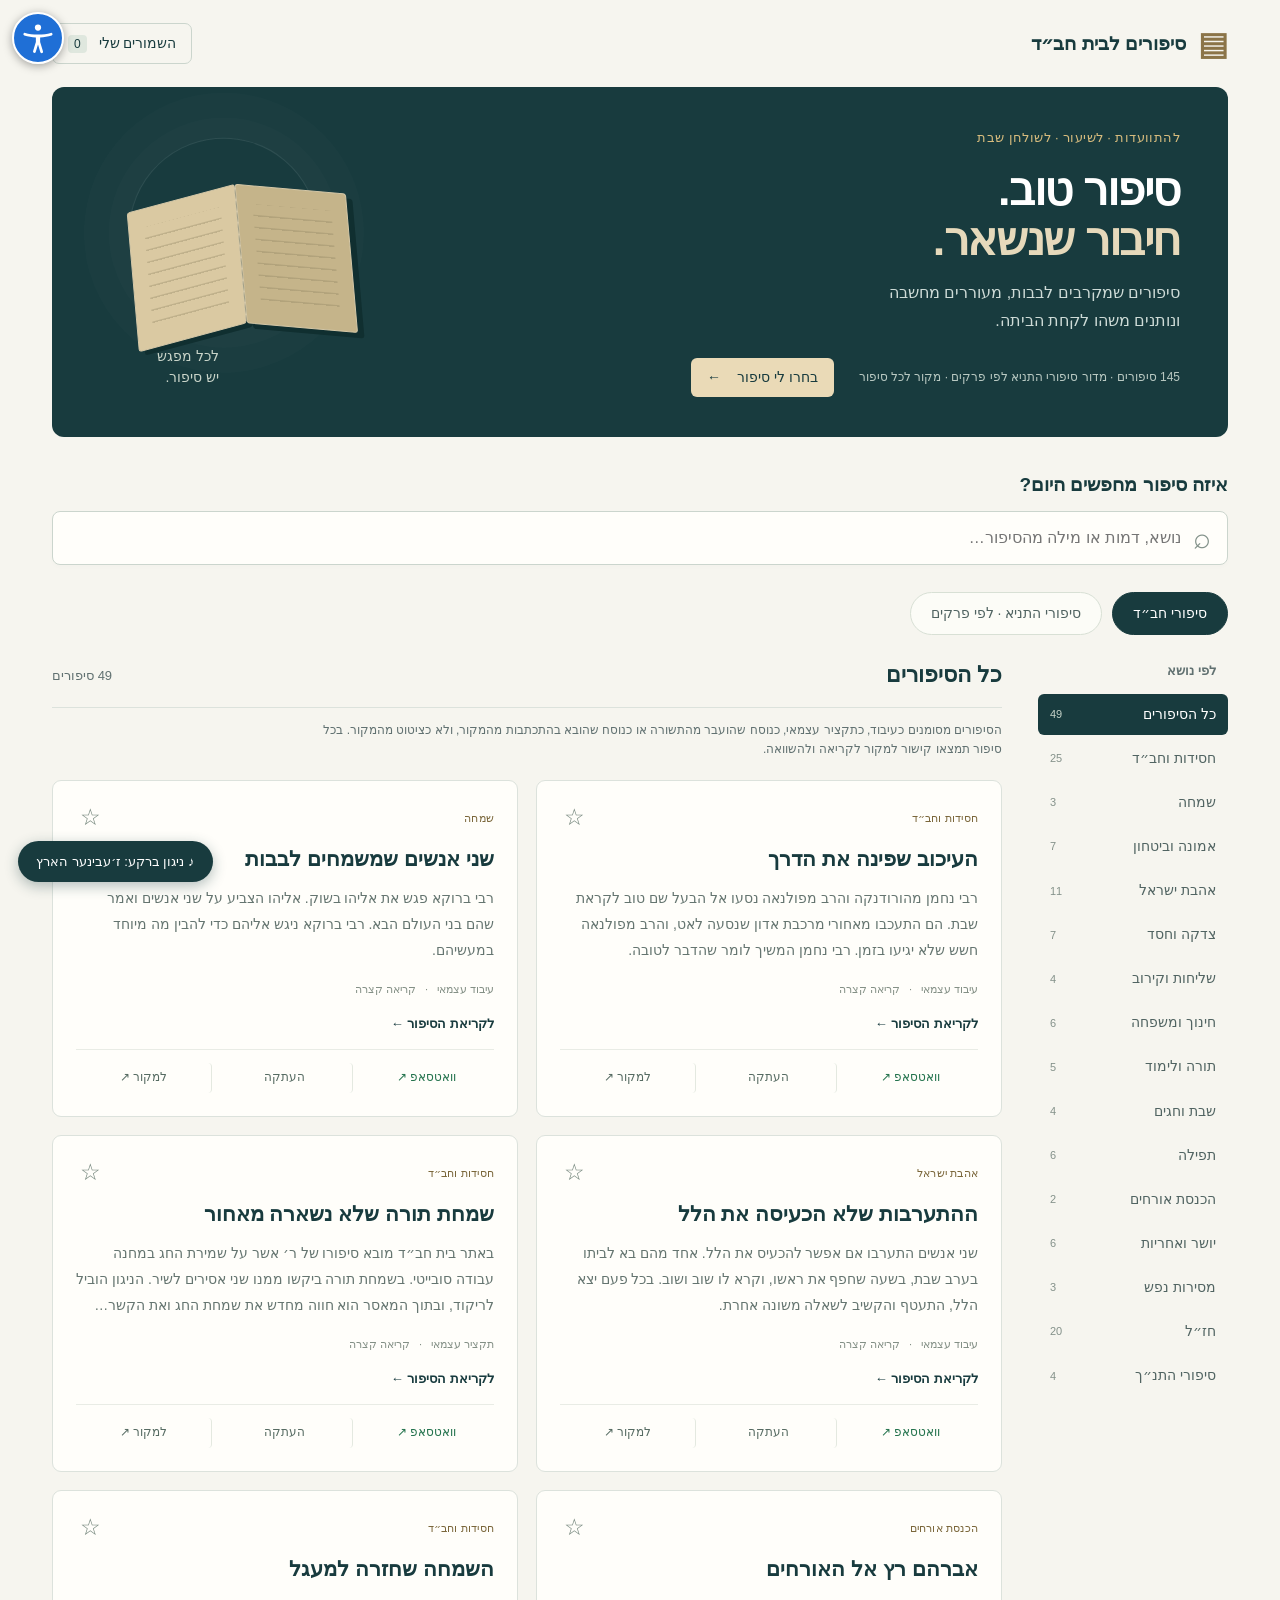
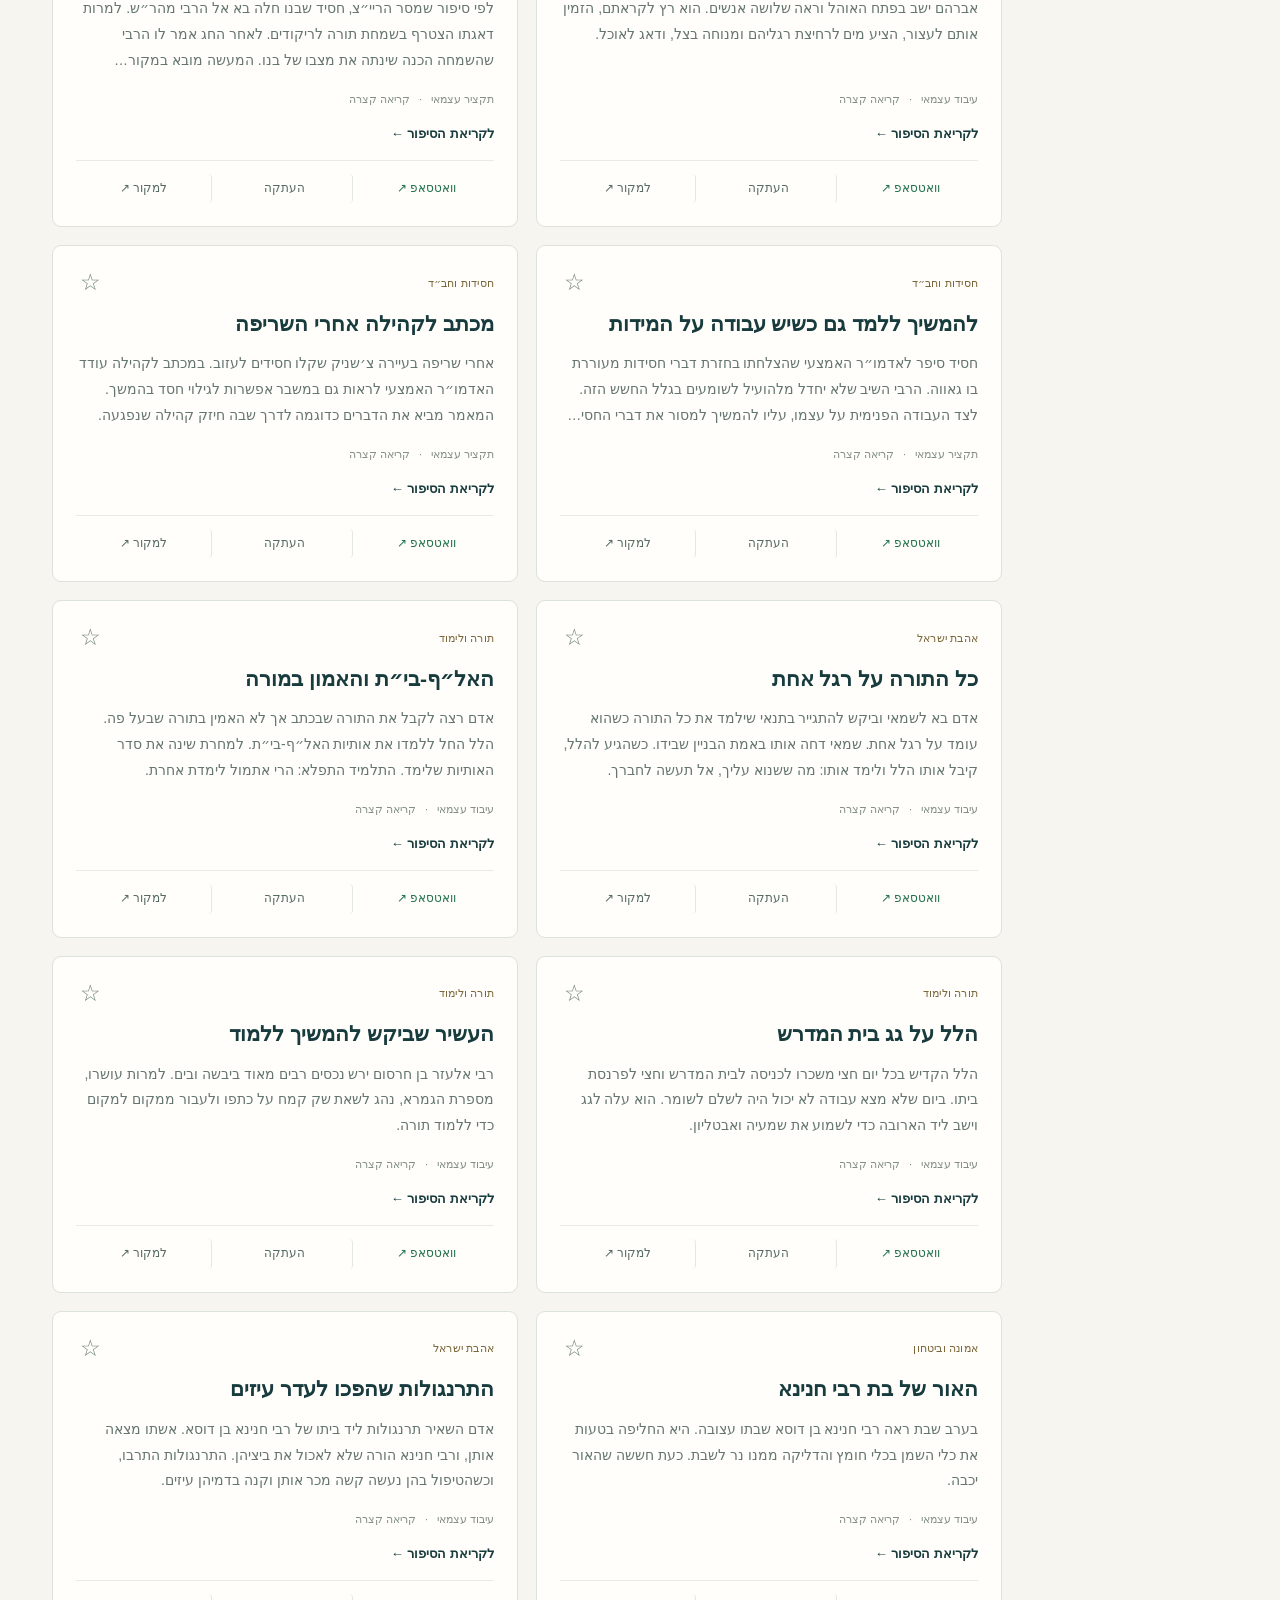
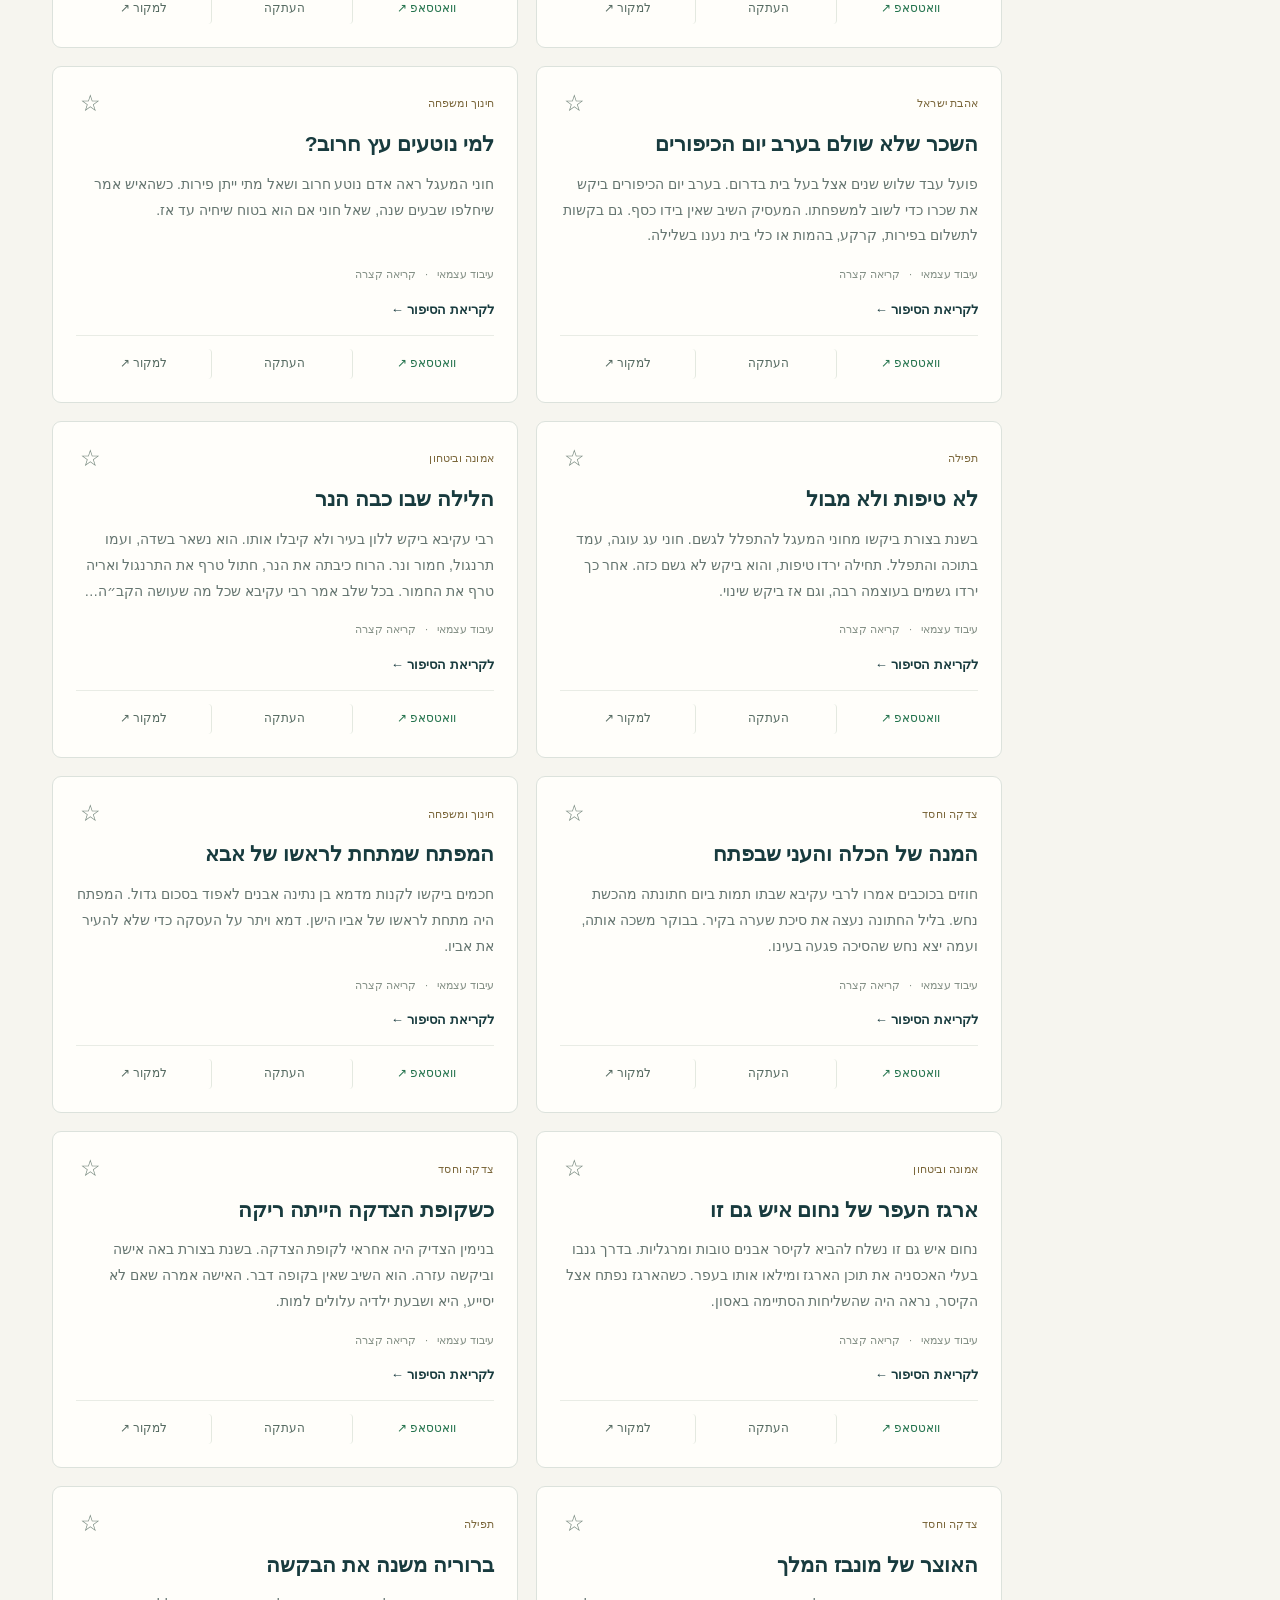
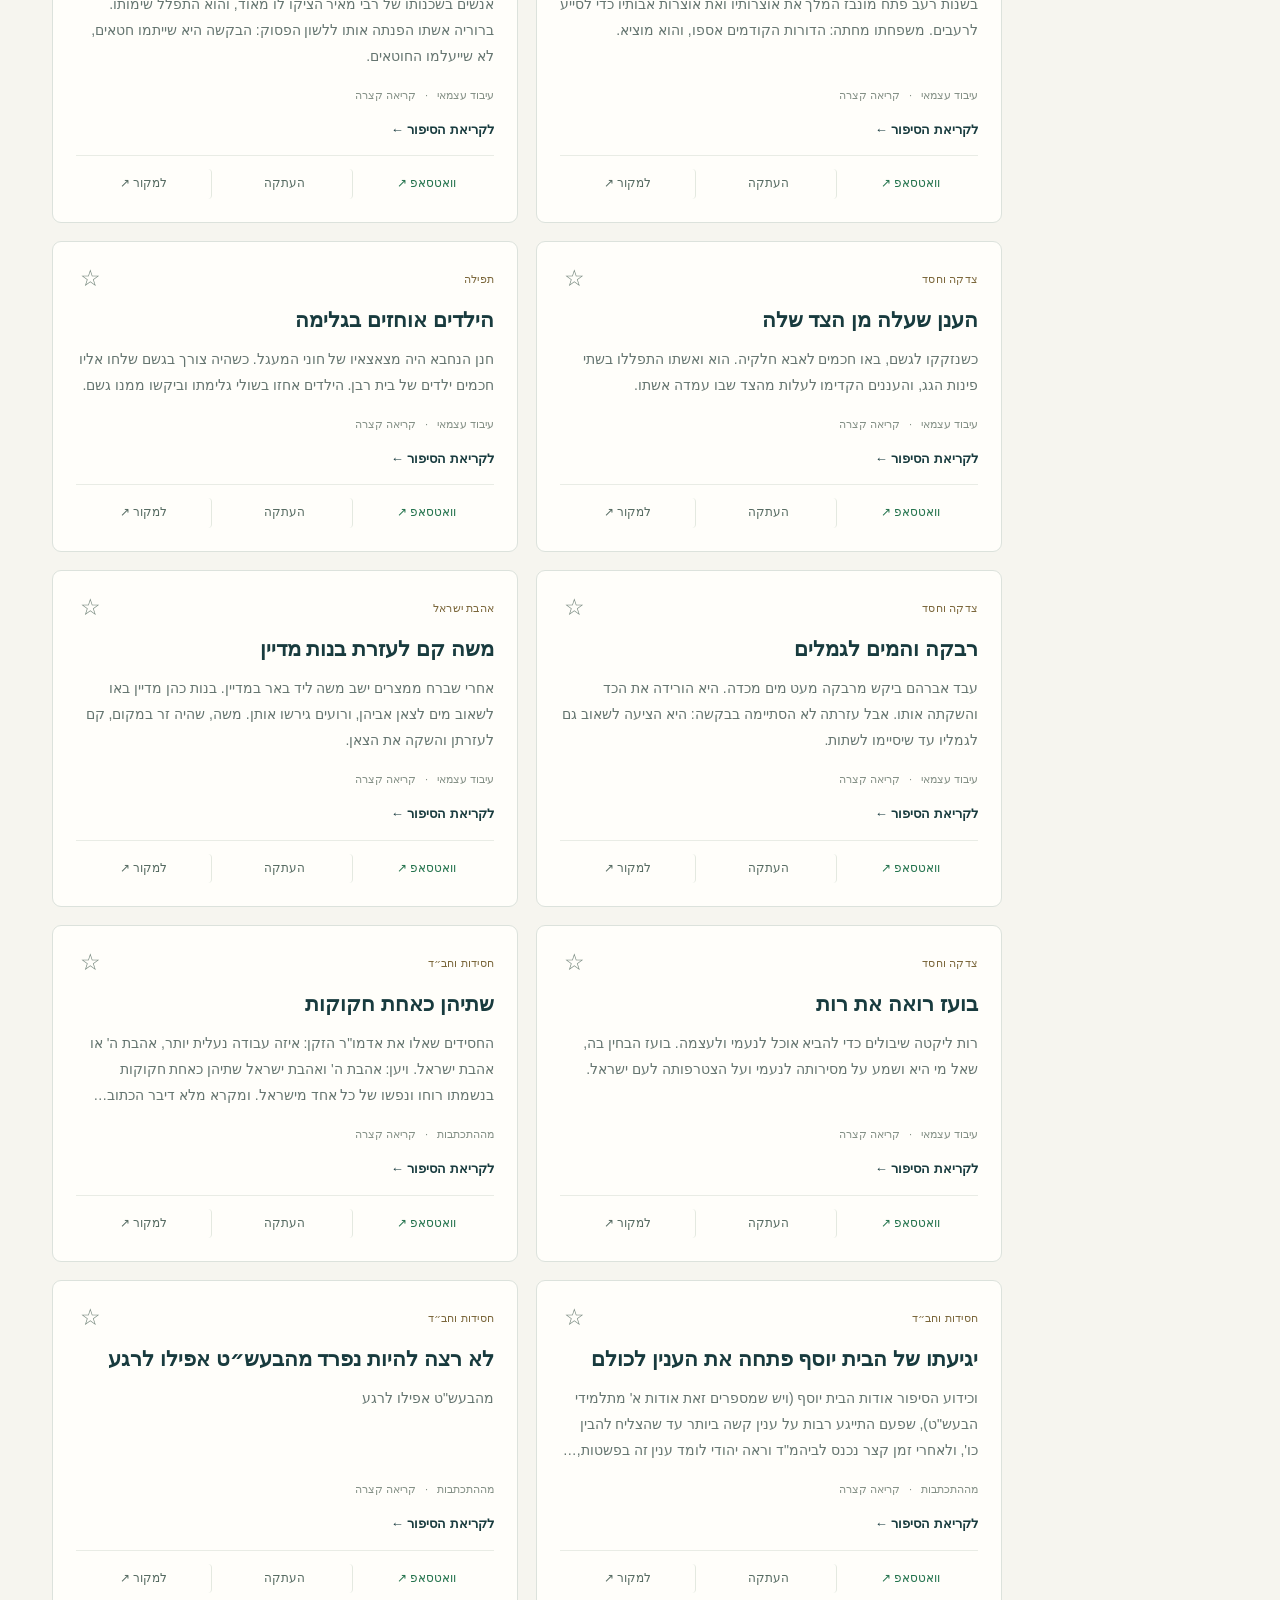
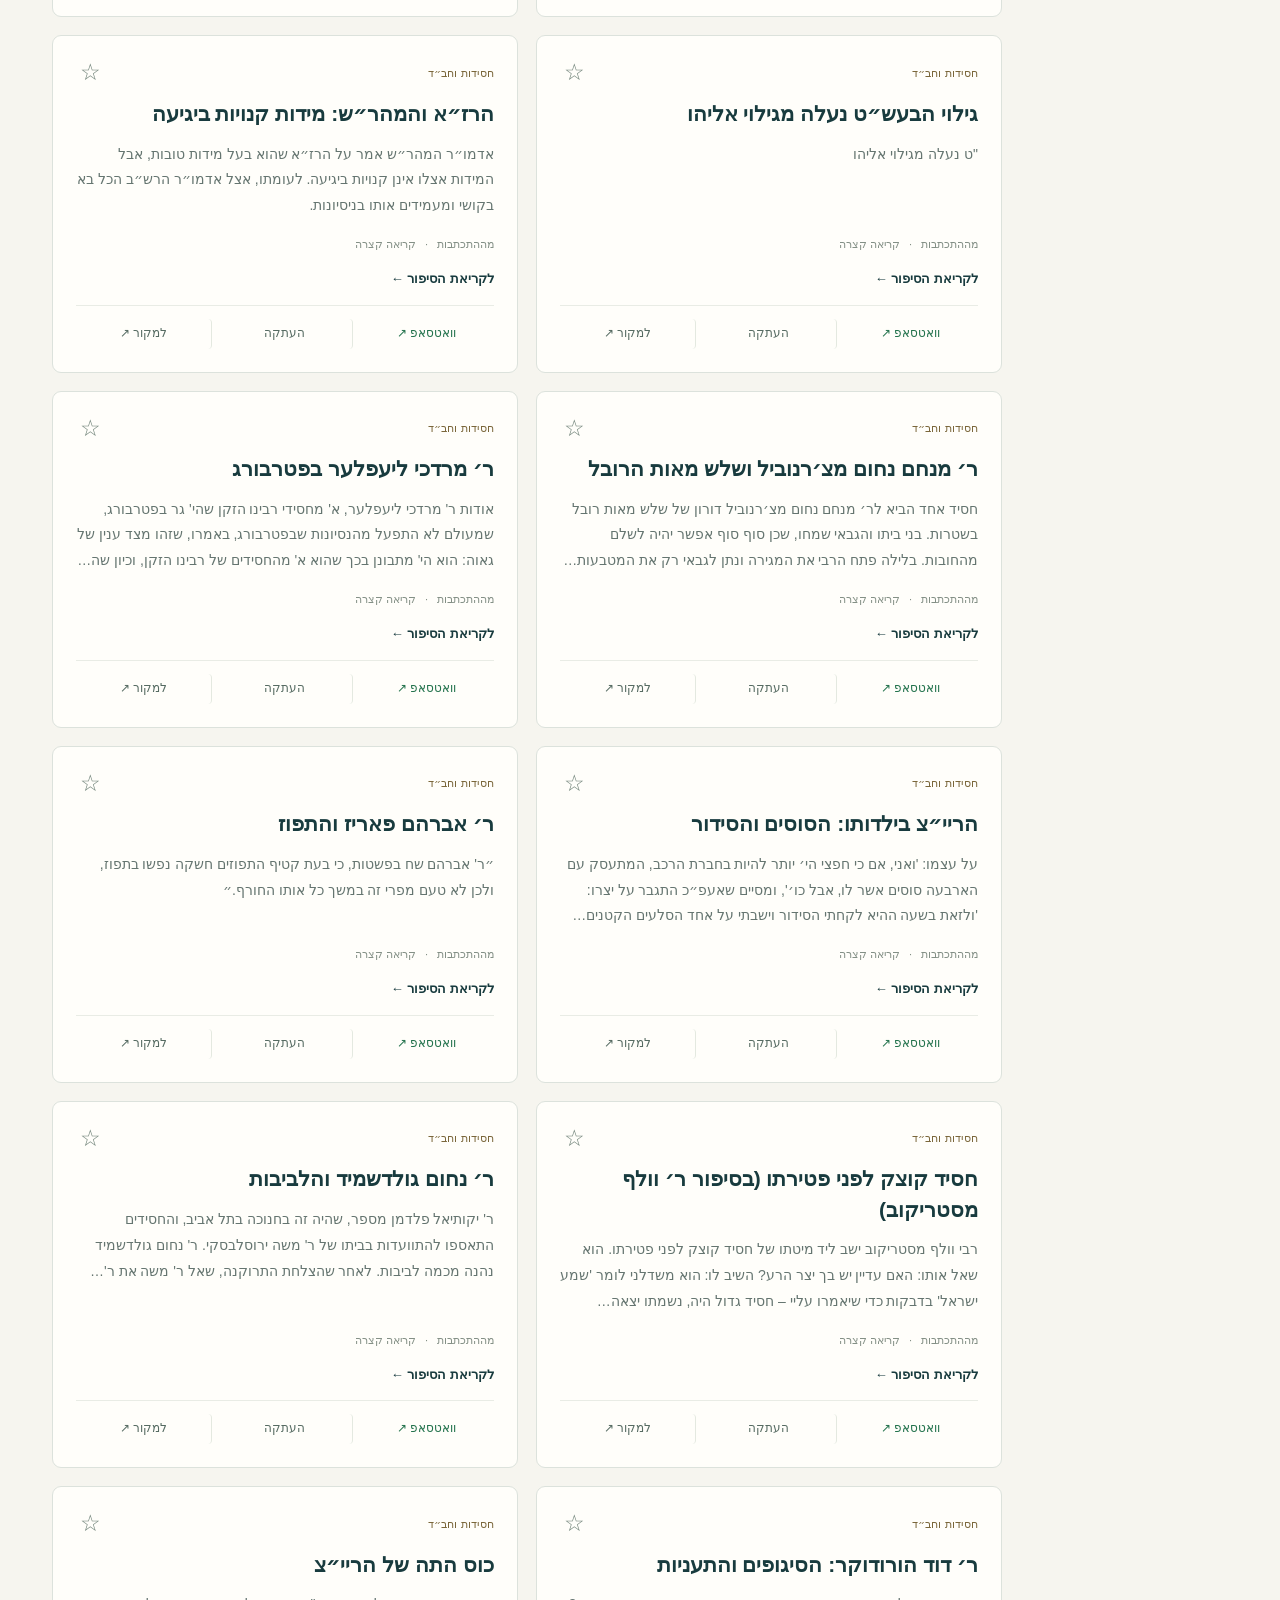
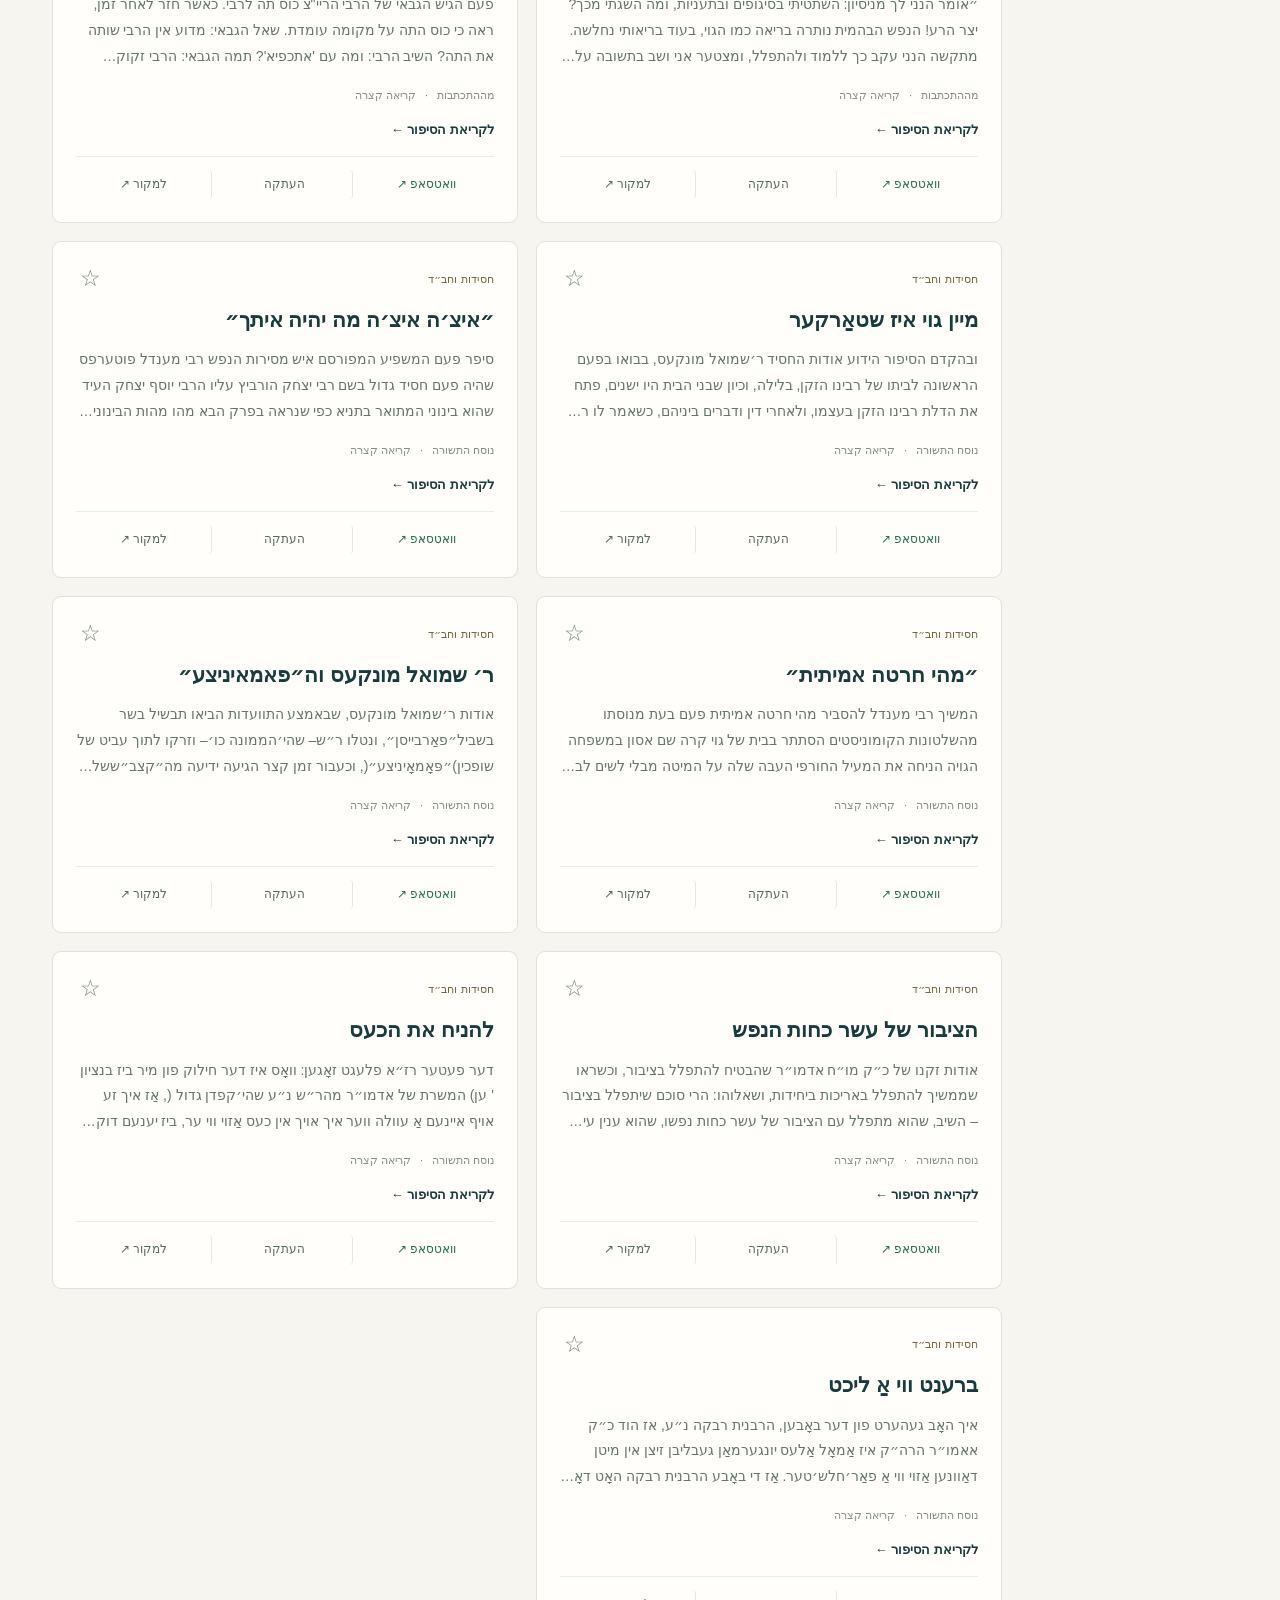
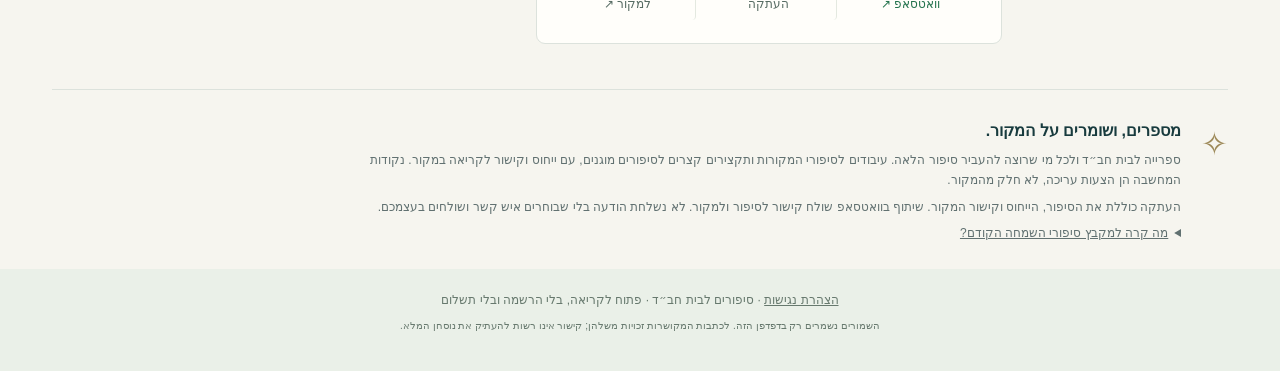
<file: index.html>
<!doctype html>
<html lang="he" dir="rtl">
<head>
<meta charset="utf-8"><meta name="viewport" content="width=device-width,initial-scale=1,viewport-fit=cover">
<title>סיפורים לבית חב״ד | סיפור טוב, בזמן הנכון</title>
<meta name="description" content="סיפורי חסידות, חז״ל ותנ״ך לבית חב״ד: לפי נושא, עם מקור מדויק, העתקה ושיתוף בוואטסאפ.">
<meta name="theme-color" content="#183c3e">
<link rel="icon" href="icon.svg" type="image/svg+xml"><link rel="stylesheet" href="style.css?v=20261109-final">
</head>
<body>
<a class="skip" href="#library">מעבר לסיפורים</a>
<header class="top"><a class="brand" href="./"><span class="brand-icon" aria-hidden="true">▤</span> סיפורים לבית חב״ד</a><button id="saved" class="quiet" aria-pressed="false">השמורים שלי <span id="saved-count">0</span></button></header>
<section class="hero"><div class="hero-inner"><div class="eyebrow">להתוועדות · לשיעור · לשולחן שבת</div><h1>סיפור טוב.<br><span>חיבור שנשאר.</span></h1><p>סיפורים שמקרבים לבבות, מעוררים מחשבה<br class="desktop-break"> ונותנים משהו לקחת הביתה.</p><div class="hero-bottom"><span id="total">טוענים את הספרייה…</span><button id="random" class="light-btn">בחרו לי סיפור <span aria-hidden="true">←</span></button></div></div><div class="book-art" aria-hidden="true"><div class="sun"></div><div class="book left"></div><div class="book right"></div><span>לכל מפגש<br>יש סיפור.</span></div></section>
<main id="library"><section class="search-area"><label for="search">איזה סיפור מחפשים היום?</label><div class="search-wrap"><span aria-hidden="true">⌕</span><input id="search" type="search" placeholder="נושא, דמות או מילה מהסיפור…" autocomplete="off"><button id="clear-search" aria-label="ניקוי חיפוש" hidden>×</button></div></section>
<p id="tanya-dedication" class="editorial" hidden>לע״נ רבקה בת יבלחט״א אפרים מנשה ואסתר חדווה</p>
<nav class="section-tabs" aria-label="מדורי הספרייה"><button class="section-tab active" data-section="chabad" aria-pressed="true">סיפורי חב״ד</button><button class="section-tab" data-section="tanya" aria-pressed="false">סיפורי התניא · לפי פרקים</button></nav>
<div class="library-layout"><aside aria-label="קטגוריות סיפורים"><h2 id="categories-title">לפי נושא</h2><nav id="categories" aria-label="בחירת קטגוריה"></nav></aside><section class="results" aria-labelledby="result-heading"><div class="results-head"><h2 id="result-heading">כל הסיפורים</h2><span id="count" role="status" aria-live="polite"></span></div><p class="editorial" id="chapter-summary" hidden></p><p class="editorial">הסיפורים מסומנים כעיבוד, כתקציר עצמאי, כנוסח שהועבר מהתשורה או כנוסח שהובא בהתכתבות מהמקור, ולא כציטוט מהמקור. בכל סיפור תמצאו קישור למקור לקריאה ולהשוואה.</p><div id="stories" class="grid"><p>טוענים סיפורים…</p></div><div id="empty" hidden><h3>לא מצאנו סיפור מתאים</h3><p>נסו מילה אחרת או חזרו לכל הספרייה.</p><button class="primary" id="reset">הצגת כל הסיפורים</button></div></section></div>
<section class="about"><span class="about-mark" aria-hidden="true">✧</span><div><h2>מספרים, ושומרים על המקור.</h2><p>ספרייה לבית חב״ד ולכל מי שרוצה להעביר סיפור הלאה. עיבודים לסיפורי המקורות ותקצירים קצרים לסיפורים מוגנים, עם ייחוס וקישור לקריאה במקור. נקודות המחשבה הן הצעות עריכה, לא חלק מהמקור.</p><p>העתקה כוללת את הסיפור, הייחוס וקישור המקור. שיתוף בוואטסאפ שולח קישור לסיפור ולמקור. לא נשלחת הודעה בלי שבוחרים איש קשר ושולחים בעצמכם.</p><details><summary>מה קרה למקבץ סיפורי השמחה הקודם?</summary><p>40 הרשומות הקודמות נשמרו בגיבוי. רשומות עם ייחוס חסר או כללי לא הועברו אוטומטית לספרייה המאומתת. סיפורים שנמצאו להם מקורות מתאימים נכתבו מחדש כעיבודים או כתקצירים מסומנים.</p></details></div></section>
</main>
<footer><a href="accessibility.html" style="color:inherit">הצהרת נגישות</a> · סיפורים לבית חב״ד · פתוח לקריאה, בלי הרשמה ובלי תשלום<br><small>השמורים נשמרים רק בדפדפן הזה. לכתבות המקושרות זכויות משלהן; קישור אינו רשות להעתיק את נוסחן המלא.</small></footer>
<dialog id="reader" aria-labelledby="story-title"><div class="reader-top"><span>סיפורים לבית חב״ד</span><button id="close-reader" aria-label="סגירת הסיפור">×</button></div><div id="reader-content"></div></dialog>
<div id="toast" role="status" aria-live="polite"></div>
<audio id="bgmusic" loop preload="none" src="https://chabadpedia.co.il/images/2/27/%D7%90%D7%9E%D7%AA_%D7%9B%D7%99_%D7%90%D7%AA%D7%94_%D7%99%D7%95%D7%A6%D7%A8%D7%9D.mp3"></audio>
<button id="music-toggle" class="music-toggle" aria-pressed="false" aria-label="הפעלה או השתקה של ניגון הרקע"><span>♪ ניגון ברקע: ז׳עבינער הארץ</span></button>
<noscript><p class="noscript">כדי לחפש ולשתף סיפורים יש להפעיל JavaScript בדפדפן.</p></noscript>
<script src="catalog-data.js?v=20261109-final"></script><script src="tanya-data.js?v=20261109-final"></script><script src="app.js?v=20261109-final"></script>
<!-- Cloudflare Web Analytics --><script defer src="https://static.cloudflareinsights.com/beacon.min.js" data-cf-beacon='{"token":"8d7ac41306b44802b1cb639770fd8f82"}'></script><!-- End Cloudflare Web Analytics -->
<script src="a11y.js" defer></script>
</body></html>
</file>
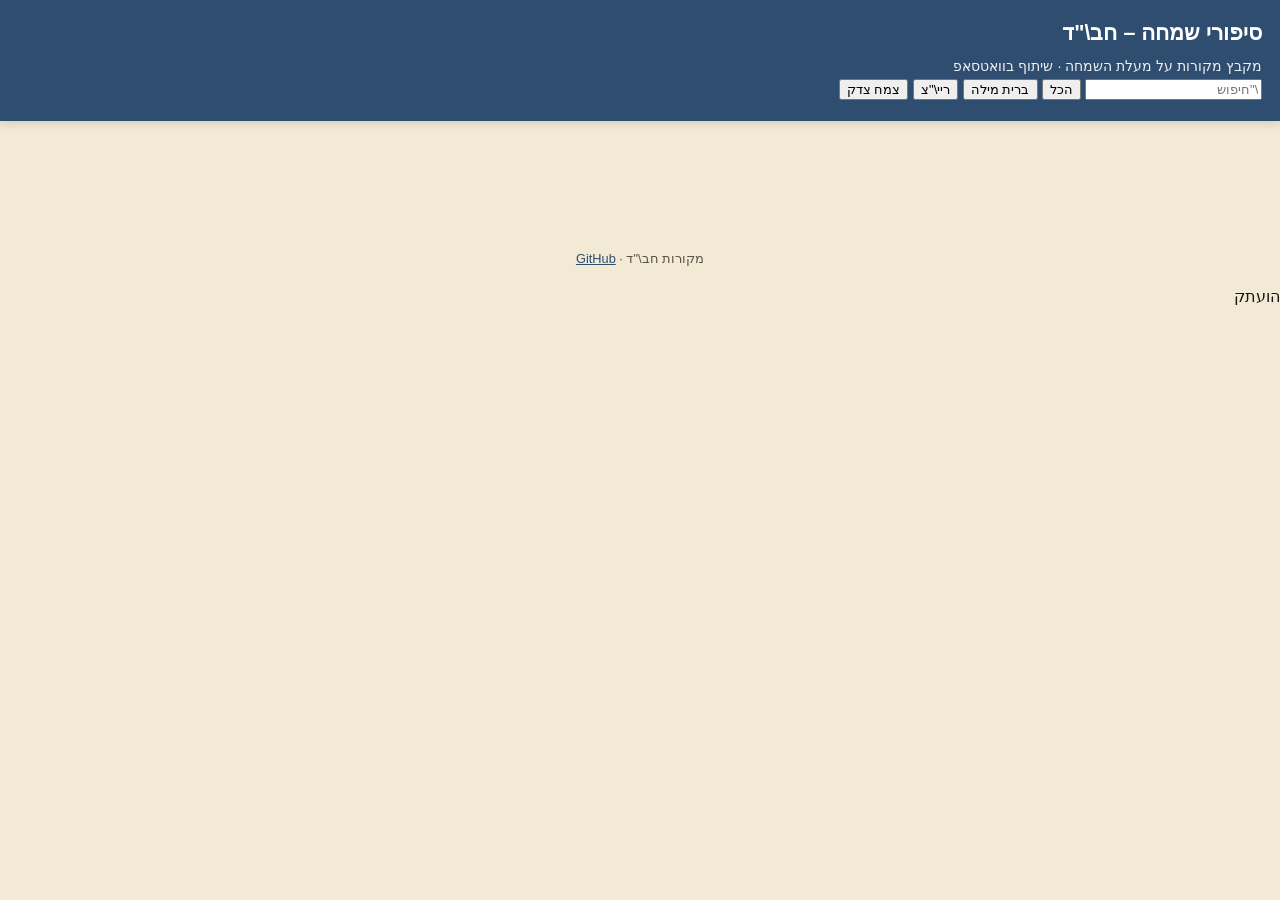
<file: app/index.html>
<!DOCTYPE html>
<html lang="he" dir="rtl">
<head>
  <meta charset="UTF-8" />
  <meta name="viewport" content="width=device-width, initial-scale=1, viewport-fit=cover" />
  <meta name="description" content="מקבץ סיפורי חב\"ד על מעלת השמחה – שיתוף בוואטסאפ" />
  <title>סיפורי שמחה – חב\"ד</title>
  <style>
    :root {
      --parchment: #F3EAD6;
      --ink: #1A1612;
      --techelet: #2F4D6F;
      --seal: #7A3333;
      --card: #FFFEF8;
      --muted: #5a5348;
    }
    * { box-sizing: border-box; }
    body {
      margin: 0;
      font-family: \"Segoe UI\", \"Heebo\", \"Rubik\", Arial, sans-serif;
      background: var(--parchment);
      color: var(--ink);
      line-height: 1.55;
      min-height: 100dvh;
    }
    header {
      background: var(--techelet);
      color: #fff;
      padding: 1rem 1.1rem 1.2rem;
      position: sticky;
      top: 0;
      z-index: 10;
      box-shadow: 0 2px 10px rgba(0,0,0,.15);
    }
    header h1 { margin: 0 0 .35rem; font-size: 1.35rem; font-weight: 700; }
    header p { margin: 0; font-size: .9rem; opacity: .92; }
    .toolbar { display: flex; gap: .5rem; flex-wrap: wrap; margin-top: .85rem; }
    input[type=\"search\"] {
      flex: 1; min-width: 160px; padding: .55rem .75rem;
      border: none; border-radius: 8px; font-size: 1rem; direction: rtl;
    }
    .tag-btn {
      background: rgba(255,255,255,.15); color: #fff;
      border: 1px solid rgba(255,255,255,.35); border-radius: 999px;
      padding: .35rem .7rem; font-size: .85rem; cursor: pointer;
    }
    .tag-btn.active { background: #fff; color: var(--techelet); }
    main { max-width: 720px; margin: 0 auto; padding: 1rem .9rem 5rem; }
    .count { font-size: .9rem; color: var(--muted); margin: 0 0 .75rem; }
    .card {
      background: var(--card); border: 1px solid #e5dcc8; border-radius: 12px;
      padding: 1rem 1.05rem; margin-bottom: .85rem;
      box-shadow: 0 1px 3px rgba(0,0,0,.04);
    }
    .card h2 { margin: 0 0 .4rem; font-size: 1.08rem; color: var(--seal); }
    .meta { font-size: .8rem; color: var(--muted); margin-bottom: .55rem; }
    .body { white-space: pre-wrap; font-size: .98rem; margin-bottom: .85rem; }
    .tags { display: flex; flex-wrap: wrap; gap: .35rem; margin-bottom: .75rem; }
    .chip {
      background: #ebe3d1; color: var(--techelet); font-size: .75rem;
      padding: .15rem .5rem; border-radius: 6px;
    }
    .actions { display: flex; gap: .5rem; flex-wrap: wrap; }
    button.action {
      flex: 1; min-width: 120px; padding: .55rem .7rem; border: none;
      border-radius: 8px; font-size: .95rem; font-weight: 600; cursor: pointer;
    }
    .wa { background: #25D366; color: #fff; }
    .copy { background: var(--techelet); color: #fff; }
    .toast {
      position: fixed; bottom: 1.2rem; left: 50%; transform: translateX(-50%);
      background: var(--ink); color: #fff; padding: .55rem 1rem;
      border-radius: 999px; font-size: .9rem; opacity: 0; pointer-events: none;
      transition: opacity .25s; z-index: 20;
    }
    .toast.show { opacity: 1; }
    footer { text-align: center; font-size: .8rem; color: var(--muted); padding: 1rem; }
    footer a { color: var(--techelet); }
  </style>
</head>
<body>
  <header>
    <h1>סיפורי שמחה – חב\"ד</h1>
    <p>מקבץ מקורות על מעלת השמחה · שיתוף בוואטסאפ</p>
    <div class=\"toolbar\">
      <input type=\"search\" id=\"q\" placeholder=\"חיפוש בסיפורים...\" autocomplete=\"off\" />
      <button type=\"button\" class=\"tag-btn active\" data-tag=\"\">הכל</button>
      <button type=\"button\" class=\"tag-btn\" data-tag=\"ברית מילה\">ברית מילה</button>
      <button type=\"button\" class=\"tag-btn\" data-tag=\"ריי&quot;צ\">ריי\"צ</button>
      <button type=\"button\" class=\"tag-btn\" data-tag=\"צמח צדק\">צמח צדק</button>
    </div>
  </header>
  <main>
    <p class=\"count\" id=\"count\"></p>
    <div id=\"list\"></div>
  </main>
  <footer>
    מקורות חב\"ד ·
    <a href=\"https://github.com/EFI770/chabad-simcha-mekabatz\" target=\"_blank\" rel=\"noopener\">GitHub</a>
  </footer>
  <div class=\"toast\" id=\"toast\">הועתק</div>
  <script>
    let stories = [];
    let activeTag = \"\";
    async function load() {
      try {
        const res = await fetch(\"stories.json\");
        stories = await res.json();
      } catch (e) {
        document.getElementById(\"list\").innerHTML = \"<p>לא ניתן לטעון את הסיפורים.</p>\";
        return;
      }
      render();
    }
    function filtered() {
      const q = (document.getElementById(\"q\").value || \"\").trim().toLowerCase();
      return stories.filter(s => {
        const tagOk = !activeTag || (s.tags && s.tags.some(t => t.indexOf(activeTag) !== -1 || t === activeTag));
        if (!tagOk) return false;
        if (!q) return true;
        const hay = (s.title + \" \" + s.text + \" \" + (s.tags || []).join(\" \") + \" \" + (s.source || \"\")).toLowerCase();
        return hay.indexOf(q) !== -1;
      });
    }
    function render() {
      const items = filtered();
      document.getElementById(\"count\").textContent = items.length + \" סיפורים\";
      const list = document.getElementById(\"list\");
      list.innerHTML = items.map(s => {
        const shareText = encodeURIComponent(\"*\" + s.title + \"*\\n\\n\" + s.text + \"\\n\\n— \" + (s.source || \"מקורות חב\\\"ד\"));
        const wa = \"https://wa.me/?text=\" + shareText;
        const chips = (s.tags || []).map(t => \"<span class=\\\"chip\\\">\" + escapeHtml(t) + \"</span>\").join(\"\");
        return \"<article class=\\\"card\\\" data-id=\\\"\" + s.id + \"\\\"><h2>\" + escapeHtml(s.title) + \"</h2><div class=\\\"meta\\\">\" + escapeHtml(s.source || \"\") + \"</div><div class=\\\"tags\\\">\" + chips + \"</div><div class=\\\"body\\\">\" + escapeHtml(s.text) + \"</div><div class=\\\"actions\\\"><button type=\\\"button\\\" class=\\\"action wa\\\" data-wa=\\\"\" + wa + \"\\\">שליחה בוואטסאפ</button><button type=\\\"button\\\" class=\\\"action copy\\\" data-copy-id=\\\"\" + s.id + \"\\\">העתקה</button></div></article>\";
      }).join(\"\") || \"<p>לא נמצאו סיפורים.</p>\";
      list.querySelectorAll(\"[data-wa]\").forEach(btn => {
        btn.addEventListener(\"click\", () => { window.open(btn.getAttribute(\"data-wa\"), \"_blank\"); });
      });
      list.querySelectorAll(\"[data-copy-id]\").forEach(btn => {
        btn.addEventListener(\"click\", async () => {
          const id = btn.getAttribute(\"data-copy-id\");
          const s = stories.find(x => x.id === id);
          if (!s) return;
          const t = s.title + \"\\n\\n\" + s.text + \"\\n\\n— \" + (s.source || \"\");
          try {
            await navigator.clipboard.writeText(t);
            showToast(\"הועתק ללוח\");
          } catch (e) {
            showToast(\"לא ניתן להעתיק\");
          }
        });
      });
    }
    function escapeHtml(str) {
      return String(str).replace(/&/g, \"&amp;\").replace(/</g, \"&lt;\").replace(/>/g, \"&gt;\").replace(/\"/g, \"&quot;\");
    }
    function showToast(msg) {
      const el = document.getElementById(\"toast\");
      el.textContent = msg;
      el.classList.add(\"show\");
      setTimeout(() => el.classList.remove(\"show\"), 1800);
    }
    document.getElementById(\"q\").addEventListener(\"input\", render);
    document.querySelectorAll(\".tag-btn\").forEach(btn => {
      btn.addEventListener(\"click\", () => {
        document.querySelectorAll(\".tag-btn\").forEach(b => b.classList.remove(\"active\"));
        btn.classList.add(\"active\");
        activeTag = btn.getAttribute(\"data-tag\") || \"\";
        render();
      });
    });
    load();
  </script>
</body>
</html>
</file>
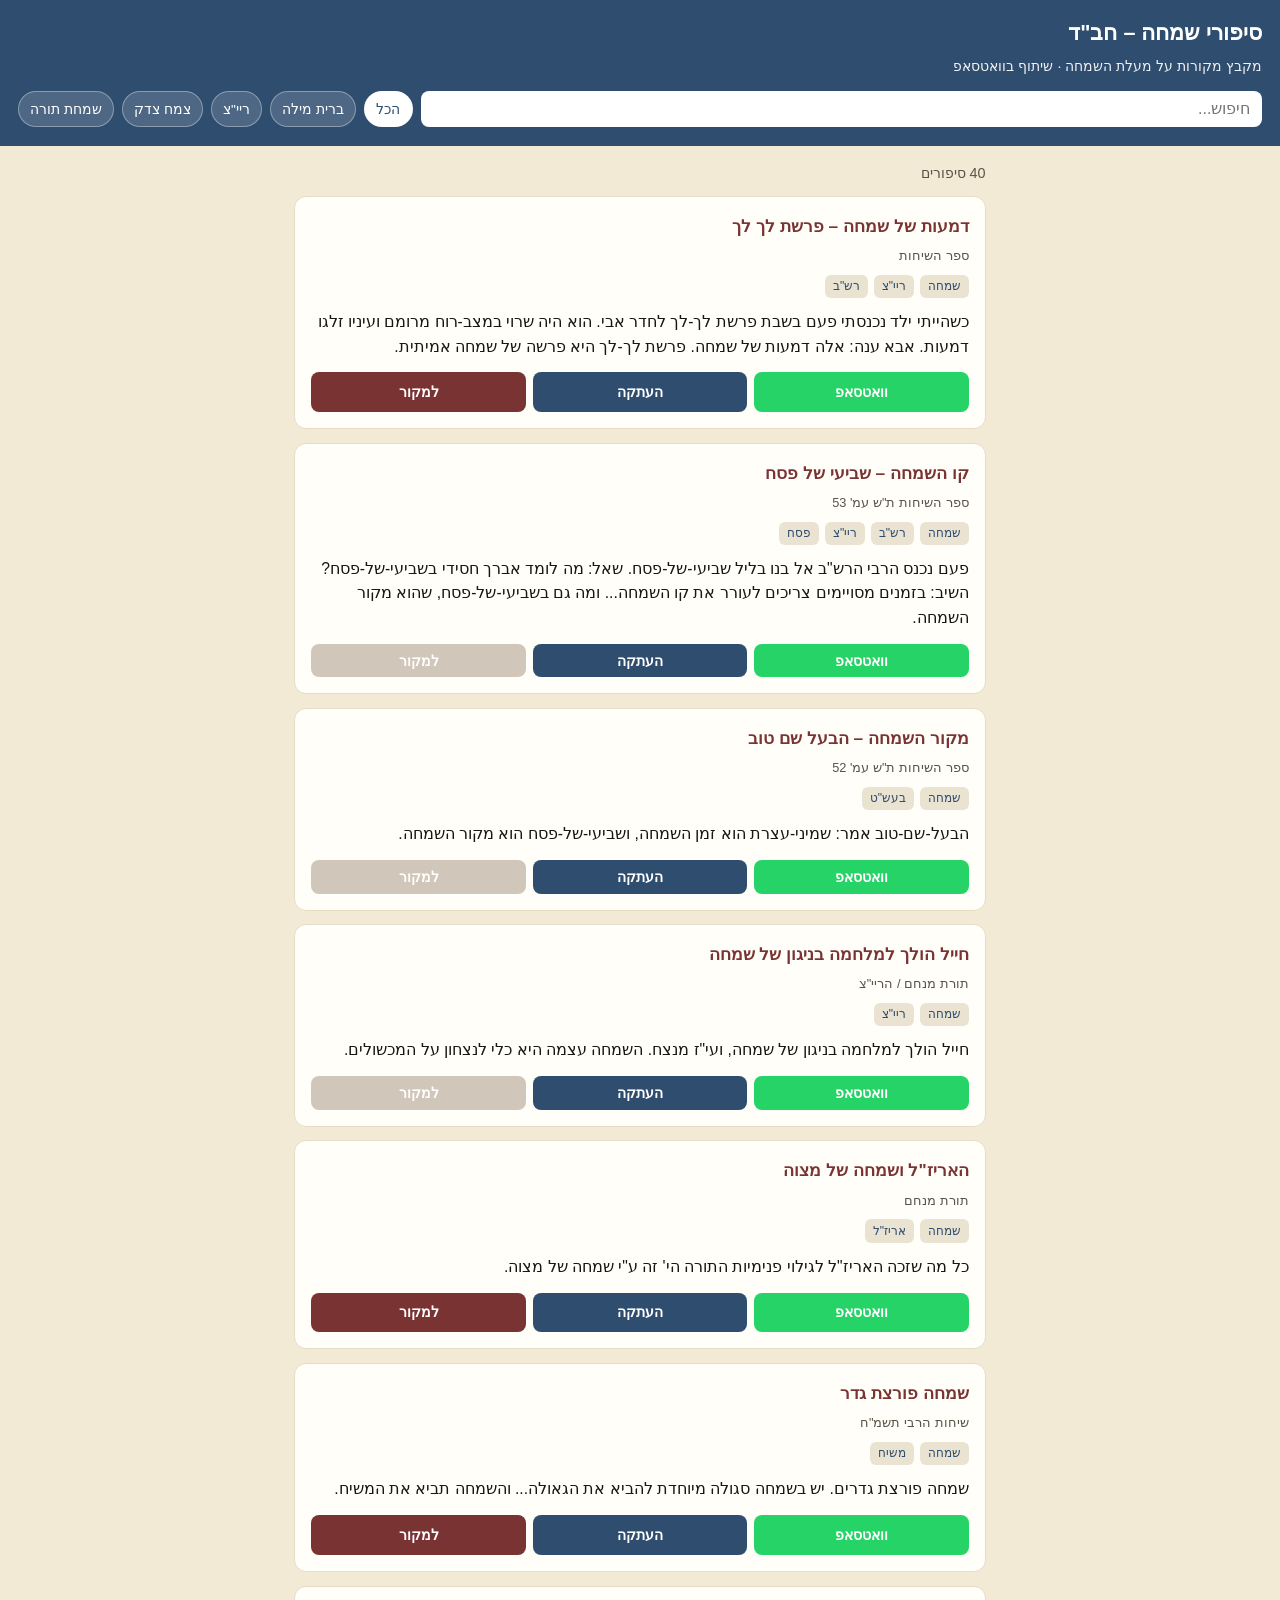
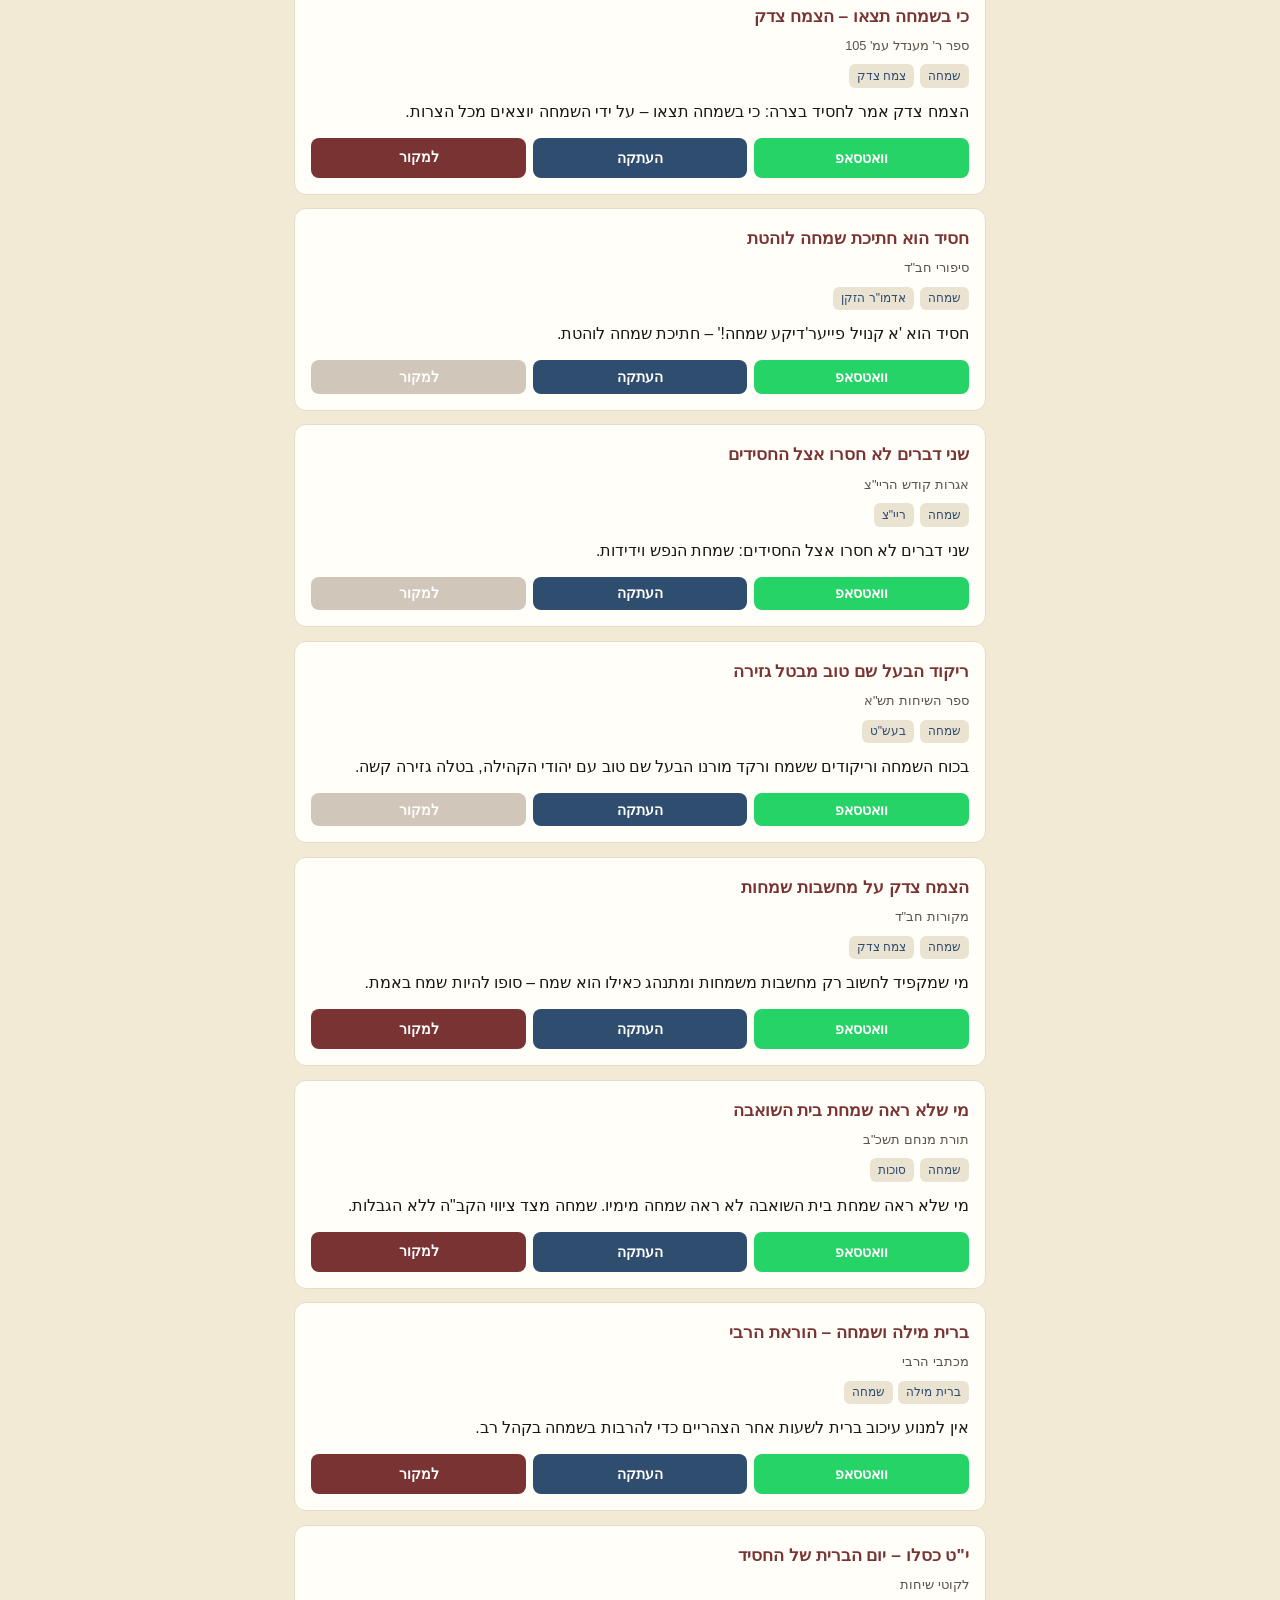
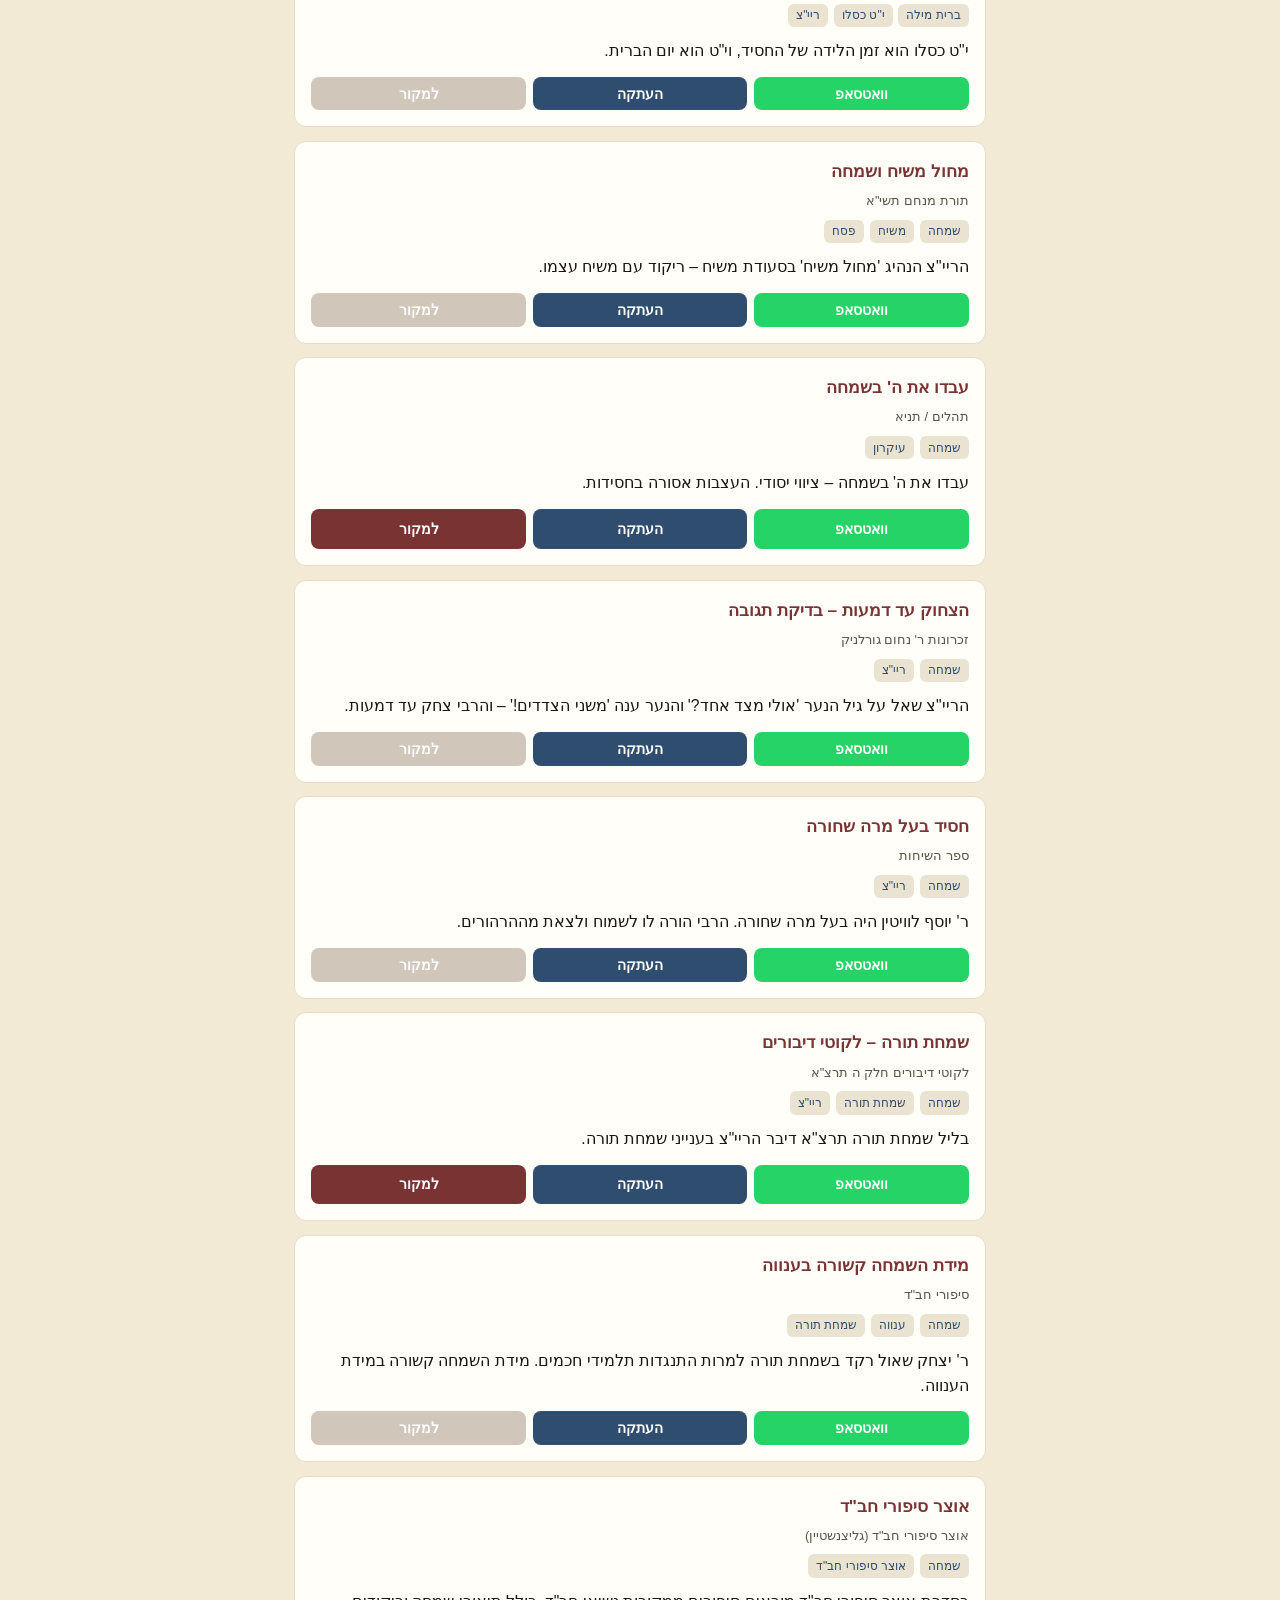
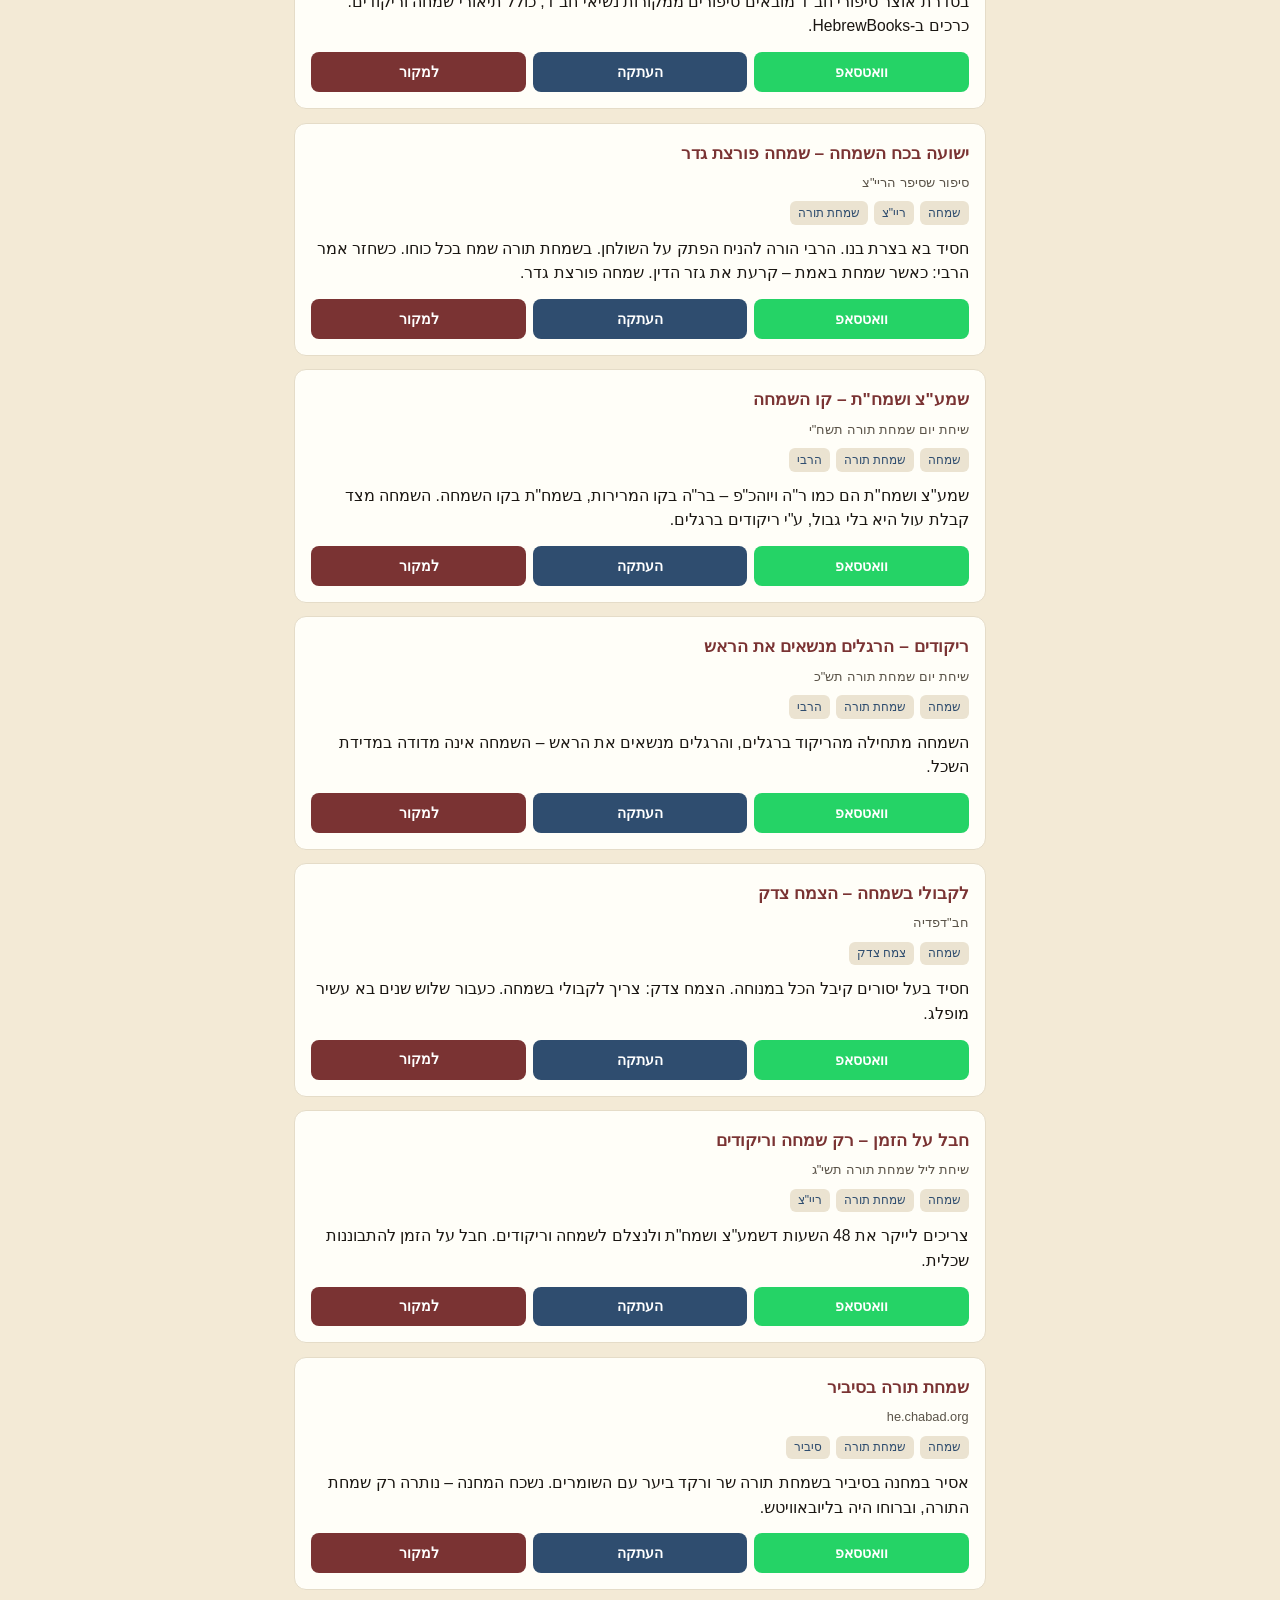
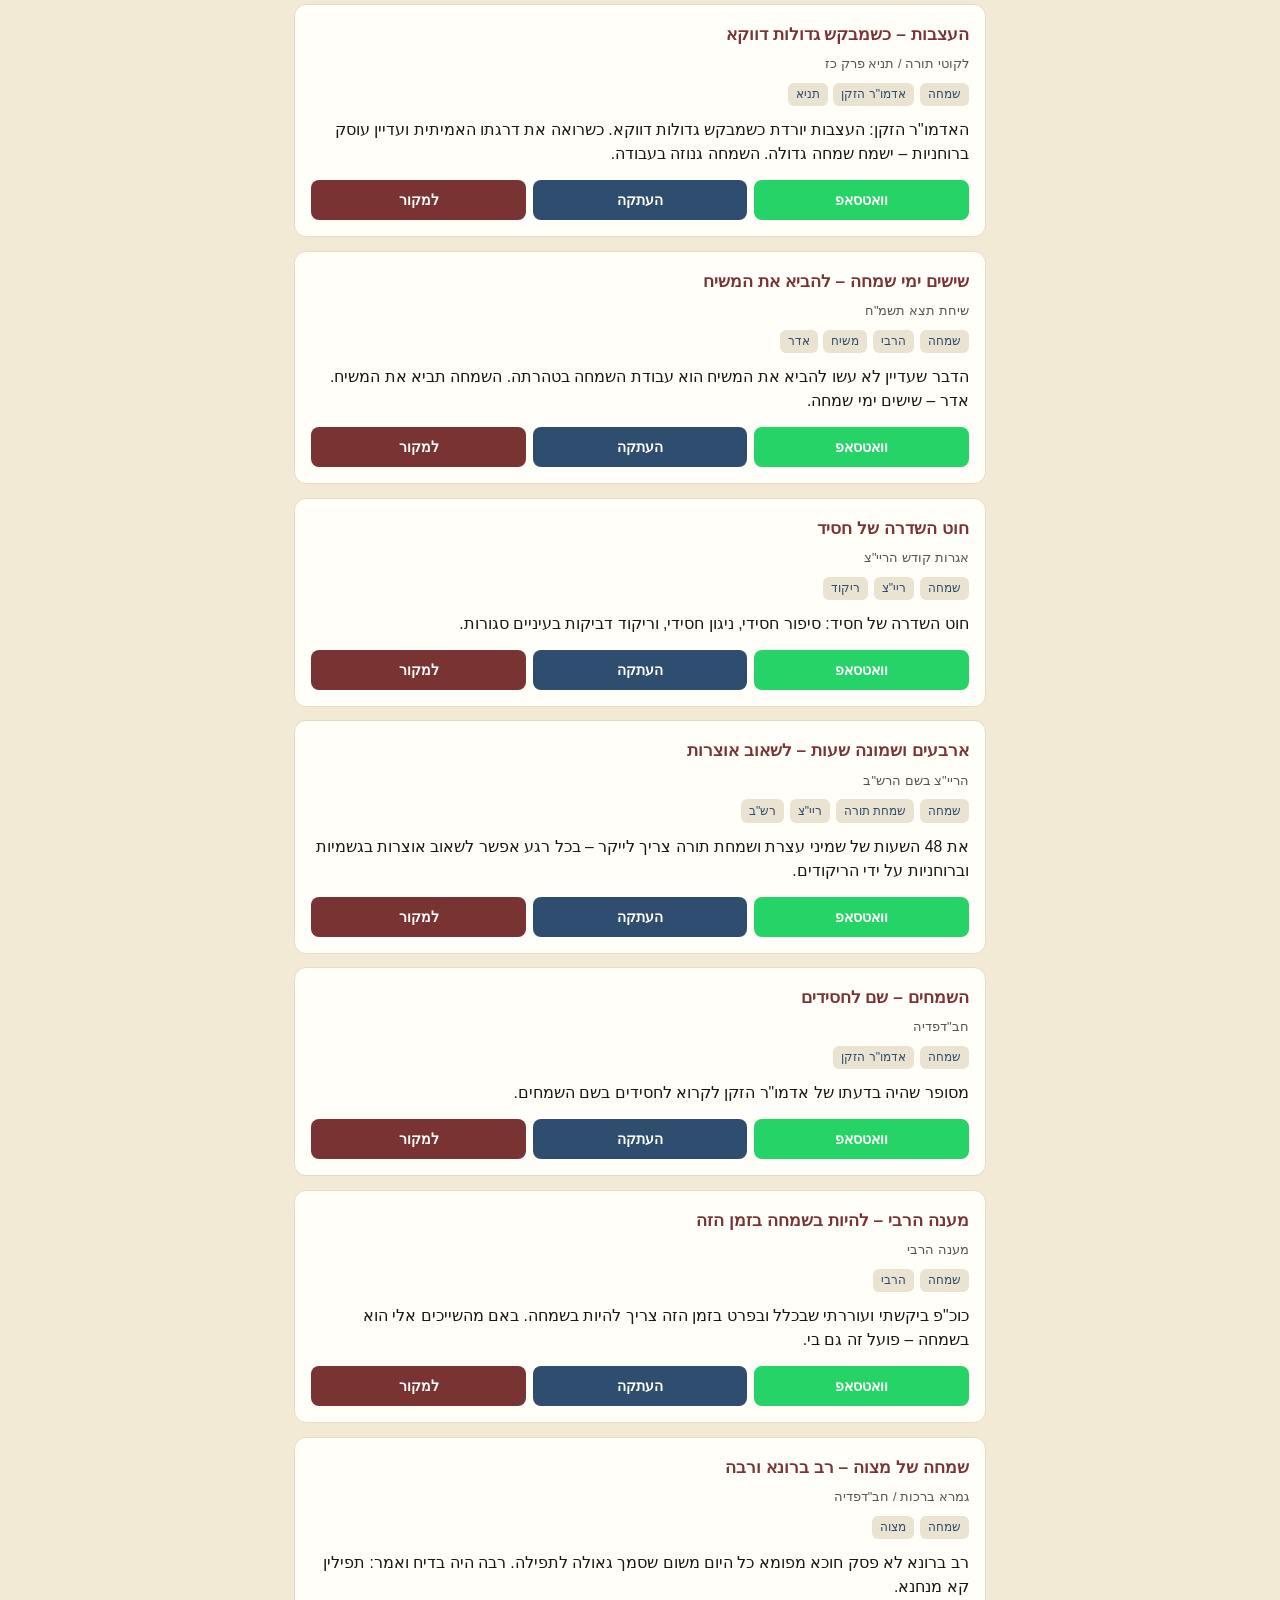
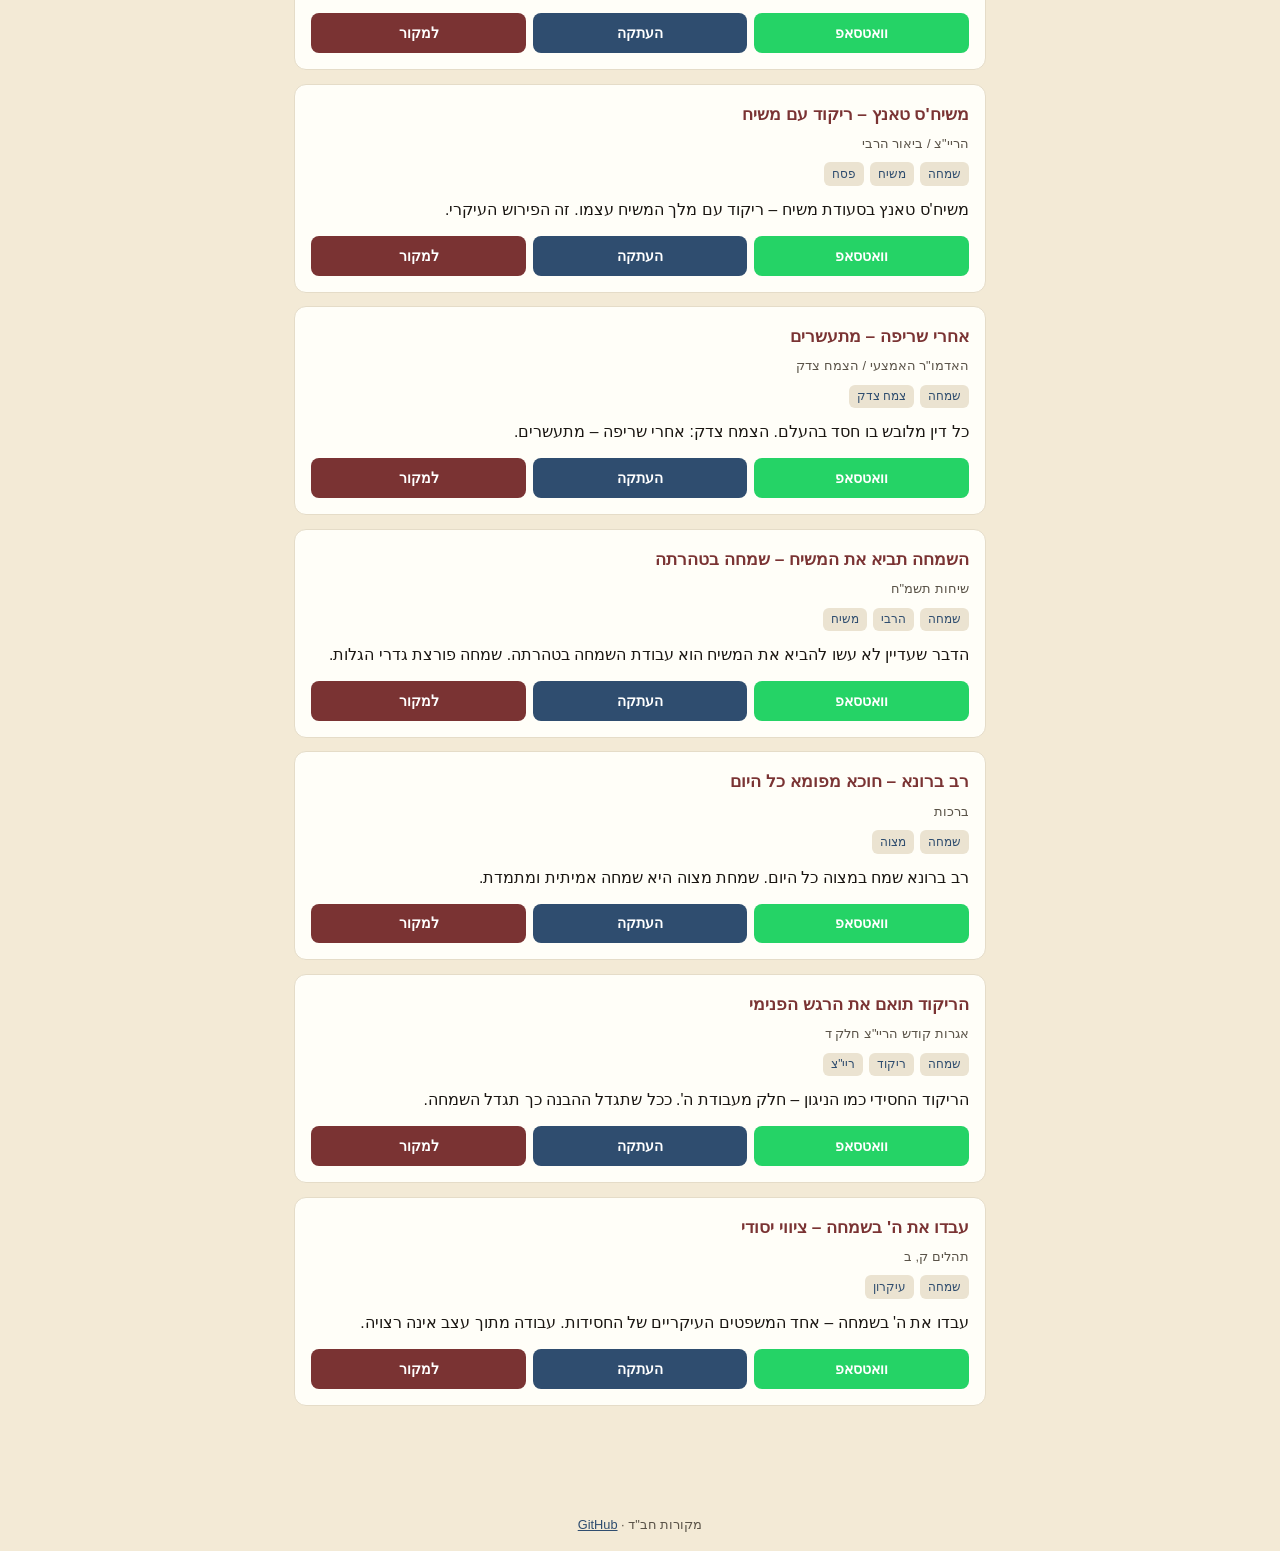
<file: archive/2026-11-09/index.html>
<!DOCTYPE html>
<html lang="he" dir="rtl">
<head>
  <meta charset="UTF-8" />
  <meta name="viewport" content="width=device-width, initial-scale=1, viewport-fit=cover" />
  <title>סיפורי שמחה – חב"ד</title>
  <style>
    :root { --parchment: #F3EAD6; --ink: #1A1612; --techelet: #2F4D6F; --seal: #7A3333; --card: #FFFEF8; --muted: #5a5348; }
    * { box-sizing: border-box; }
    body { margin: 0; font-family: "Segoe UI", "Heebo", Arial, sans-serif; background: var(--parchment); color: var(--ink); line-height: 1.55; min-height: 100dvh; }
    header { background: var(--techelet); color: #fff; padding: 1rem 1.1rem 1.2rem; position: sticky; top: 0; z-index: 10; }
    header h1 { margin: 0 0 .35rem; font-size: 1.35rem; }
    header p { margin: 0; font-size: .9rem; opacity: .92; }
    .toolbar { display: flex; gap: .5rem; flex-wrap: wrap; margin-top: .85rem; }
    input[type="search"] { flex: 1; min-width: 140px; padding: .55rem .75rem; border: none; border-radius: 8px; font-size: 1rem; direction: rtl; }
    .tag-btn { background: rgba(255,255,255,.15); color: #fff; border: 1px solid rgba(255,255,255,.35); border-radius: 999px; padding: .35rem .7rem; font-size: .85rem; cursor: pointer; }
    .tag-btn.active { background: #fff; color: var(--techelet); }
    main { max-width: 720px; margin: 0 auto; padding: 1rem .9rem 5rem; }
    .count { font-size: .9rem; color: var(--muted); margin: 0 0 .75rem; }
    .card { background: var(--card); border: 1px solid #e5dcc8; border-radius: 12px; padding: 1rem; margin-bottom: .85rem; }
    .card h2 { margin: 0 0 .4rem; font-size: 1.08rem; color: var(--seal); }
    .meta { font-size: .8rem; color: var(--muted); margin-bottom: .55rem; }
    .body { white-space: pre-wrap; font-size: .98rem; margin-bottom: .85rem; }
    .tags { display: flex; flex-wrap: wrap; gap: .35rem; margin-bottom: .75rem; }
    .chip { background: #ebe3d1; color: var(--techelet); font-size: .75rem; padding: .15rem .5rem; border-radius: 6px; }
    .actions { display: flex; gap: .45rem; flex-wrap: wrap; }
    button.action, a.action { flex: 1; min-width: 90px; padding: .55rem; border: none; border-radius: 8px; font-size: .9rem; font-weight: 600; cursor: pointer; text-align: center; text-decoration: none; display: inline-block; }
    .wa { background: #25D366; color: #fff; }
    .copy { background: var(--techelet); color: #fff; }
    .src { background: var(--seal); color: #fff; }
    .src.disabled { background: #b8a99a; pointer-events: none; opacity: .65; }
    .toast { position: fixed; bottom: 1.2rem; left: 50%; transform: translateX(-50%); background: var(--ink); color: #fff; padding: .55rem 1rem; border-radius: 999px; font-size: .9rem; opacity: 0; transition: opacity .25s; z-index: 20; }
    .toast.show { opacity: 1; }
    footer { text-align: center; font-size: .8rem; color: var(--muted); padding: 1rem; }
    footer a { color: var(--techelet); }
  </style>
</head>
<body>
  <header>
    <h1>סיפורי שמחה – חב"ד</h1>
    <p>מקבץ מקורות על מעלת השמחה · שיתוף בוואטסאפ</p>
    <div class="toolbar">
      <input type="search" id="q" placeholder="חיפוש..." autocomplete="off" />
      <button type="button" class="tag-btn active" data-tag="">הכל</button>
      <button type="button" class="tag-btn" data-tag="ברית מילה">ברית מילה</button>
      <button type="button" class="tag-btn" data-tag='ריי"צ'>ריי"צ</button>
      <button type="button" class="tag-btn" data-tag="צמח צדק">צמח צדק</button>
      <button type="button" class="tag-btn" data-tag="שמחת תורה">שמחת תורה</button>
    </div>
  </header>
  <main>
    <p class="count" id="count"></p>
    <div id="list"></div>
  </main>
  <footer>מקורות חב"ד · <a href="https://github.com/EFI770/chabad-simcha-mekabatz" target="_blank" rel="noopener">GitHub</a></footer>
  <div class="toast" id="toast">הועתק</div>
  <script>
    let stories = [];
    let activeTag = "";
    async function load() {
      try {
        const res = await fetch("stories.json");
        stories = await res.json();
        try {
          const res2 = await fetch("stories-extra.json");
          const extra = await res2.json();
          if (Array.isArray(extra)) stories = stories.concat(extra);
        } catch (e2) {}
      } catch (e) {
        document.getElementById("list").innerHTML = "<p>לא ניתן לטעון את הסיפורים.</p>";
        return;
      }
      render();
    }
    function filtered() {
      const q = (document.getElementById("q").value || "").trim().toLowerCase();
      return stories.filter(s => {
        const tagOk = !activeTag || (s.tags && s.tags.some(t => t.indexOf(activeTag) !== -1 || t === activeTag));
        if (!tagOk) return false;
        if (!q) return true;
        const hay = (s.title + " " + s.text + " " + (s.tags || []).join(" ") + " " + (s.source || "")).toLowerCase();
        return hay.indexOf(q) !== -1;
      });
    }
    function render() {
      const items = filtered();
      document.getElementById("count").textContent = items.length + " סיפורים";
      const list = document.getElementById("list");
      list.innerHTML = items.map(s => {
        const shareText = encodeURIComponent("*" + s.title + "*\n\n" + s.text + "\n\n— " + (s.source || ""));
        const wa = "https://wa.me/?text=" + shareText;
        const chips = (s.tags || []).map(t => "<span class=\"chip\">" + escapeHtml(t) + "</span>").join("");
        const hasSrc = s.source_url && String(s.source_url).trim();
        const srcBtn = hasSrc
          ? "<a class=\"action src\" href=\"" + escapeHtml(s.source_url) + "\" target=\"_blank\" rel=\"noopener\">למקור</a>"
          : "<button type=\"button\" class=\"action src disabled\" disabled>למקור</button>";
        return "<article class=\"card\"><h2>" + escapeHtml(s.title) + "</h2><div class=\"meta\">" + escapeHtml(s.source || "") + "</div><div class=\"tags\">" + chips + "</div><div class=\"body\">" + escapeHtml(s.text) + "</div><div class=\"actions\"><button type=\"button\" class=\"action wa\" data-wa=\"" + wa + "\">וואטסאפ</button><button type=\"button\" class=\"action copy\" data-copy-id=\"" + s.id + "\">העתקה</button>" + srcBtn + "</div></article>";
      }).join("") || "<p>לא נמצאו סיפורים.</p>";
      list.querySelectorAll("[data-wa]").forEach(btn => btn.addEventListener("click", () => window.open(btn.getAttribute("data-wa"), "_blank")));
      list.querySelectorAll("[data-copy-id]").forEach(btn => {
        btn.addEventListener("click", async () => {
          const s = stories.find(x => x.id === btn.getAttribute("data-copy-id"));
          if (!s) return;
          try {
            await navigator.clipboard.writeText(s.title + "\n\n" + s.text + "\n\n— " + (s.source || ""));
            showToast("הועתק");
          } catch (e) { showToast("שגיאה"); }
        });
      });
    }
    function escapeHtml(str) {
      return String(str).replace(/&/g,"&amp;").replace(/</g,"&lt;").replace(/>/g,"&gt;").replace(/"/g,"&quot;");
    }
    function showToast(msg) {
      const el = document.getElementById("toast");
      el.textContent = msg; el.classList.add("show");
      setTimeout(() => el.classList.remove("show"), 1800);
    }
    document.getElementById("q").addEventListener("input", render);
    document.querySelectorAll(".tag-btn").forEach(btn => {
      btn.addEventListener("click", () => {
        document.querySelectorAll(".tag-btn").forEach(b => b.classList.remove("active"));
        btn.classList.add("active");
        activeTag = btn.getAttribute("data-tag") || "";
        render();
      });
    });
    load();
  </script>
<!-- Cloudflare Web Analytics --><script defer src="https://static.cloudflareinsights.com/beacon.min.js" data-cf-beacon='{"token":"8d7ac41306b44802b1cb639770fd8f82"}'></script><!-- End Cloudflare Web Analytics -->
</body>
</html>
</file>
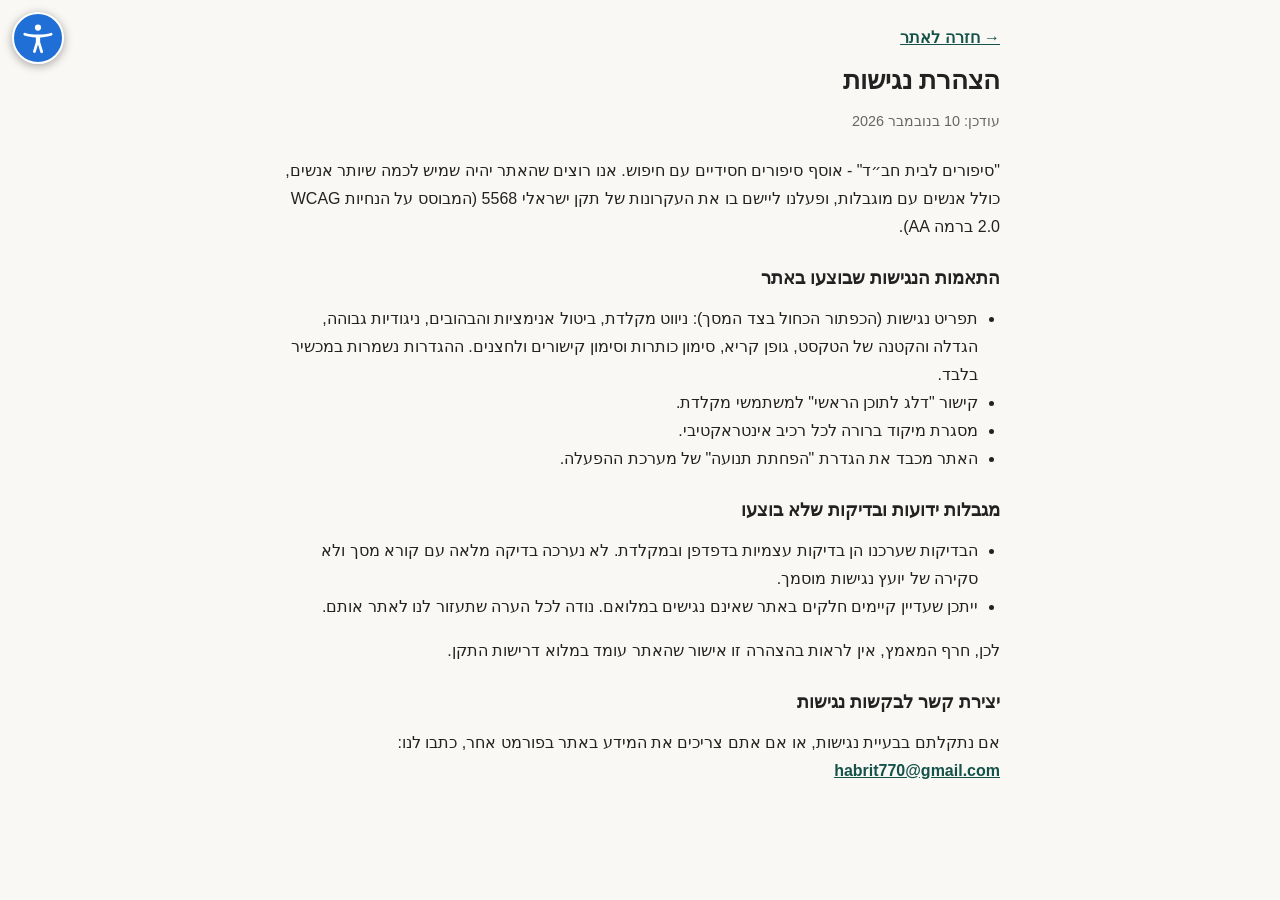
<file: accessibility.html>
<!DOCTYPE html>
<html lang="he" dir="rtl">
<head>
<meta charset="UTF-8">
<meta name="viewport" content="width=device-width, initial-scale=1.0, viewport-fit=cover">
<title>הצהרת נגישות | סיפורים לבית חב״ד</title>
<style>
  body { font-family: Arial, "Helvetica Neue", sans-serif; margin: 0; background: #faf8f4; color: #222; }
  .doc { max-width: 720px; margin: 0 auto; padding: 28px 20px 60px; }
  h1 { font-size: 1.6rem; margin: 0 0 4px; }
  .updated { color: #666; font-size: .9rem; margin-bottom: 22px; }
  h2 { font-size: 1.12rem; margin: 26px 0 8px; }
  p, li { line-height: 1.75; }
  ul { padding-inline-start: 22px; }
  a { color: #14524a; font-weight: 600; }
  .back { display: inline-block; margin-bottom: 18px; }
</style>
</head>
<body>
<main class="doc">
  <a class="back" href="./">→ חזרה לאתר</a>
  <h1>הצהרת נגישות</h1>
  <p class="updated">עודכן: 10 בנובמבר 2026</p>
  <p>"סיפורים לבית חב״ד" - אוסף סיפורים חסידיים עם חיפוש. אנו רוצים שהאתר יהיה שמיש לכמה שיותר אנשים, כולל אנשים עם מוגבלות, ופעלנו ליישם בו את העקרונות של תקן ישראלי 5568 (המבוסס על הנחיות WCAG 2.0 ברמה AA).</p>
  <h2>התאמות הנגישות שבוצעו באתר</h2>
  <ul>
    <li>תפריט נגישות (הכפתור הכחול בצד המסך): ניווט מקלדת, ביטול אנימציות והבהובים, ניגודיות גבוהה, הגדלה והקטנה של הטקסט, גופן קריא, סימון כותרות וסימון קישורים ולחצנים. ההגדרות נשמרות במכשיר בלבד.</li>
    <li>קישור "דלג לתוכן הראשי" למשתמשי מקלדת.</li>
    <li>מסגרת מיקוד ברורה לכל רכיב אינטראקטיבי.</li>
    <li>האתר מכבד את הגדרת "הפחתת תנועה" של מערכת ההפעלה.</li>
  </ul>
  <h2>מגבלות ידועות ובדיקות שלא בוצעו</h2>
  <ul>
    <li>הבדיקות שערכנו הן בדיקות עצמיות בדפדפן ובמקלדת. לא נערכה בדיקה מלאה עם קורא מסך ולא סקירה של יועץ נגישות מוסמך.</li>
    <li>ייתכן שעדיין קיימים חלקים באתר שאינם נגישים במלואם. נודה לכל הערה שתעזור לנו לאתר אותם.</li>
  </ul>
  <p>לכן, חרף המאמץ, אין לראות בהצהרה זו אישור שהאתר עומד במלוא דרישות התקן.</p>
  <h2>יצירת קשר לבקשות נגישות</h2>
  <p>אם נתקלתם בבעיית נגישות, או אם אתם צריכים את המידע באתר בפורמט אחר, כתבו לנו:
  <a href="mailto:habrit770@gmail.com">habrit770@gmail.com</a></p>
</main>
<script src="a11y.js" defer></script>
</body>
</html>
</file>
<file: style.css>
:root{--ink:#183b3e;--muted:#617171;--paper:#f6f5ef;--line:#dce2dc;--gold:#d7bc7e;--white:#fffefa;--soft:#e9eee7}*{box-sizing:border-box}html{scroll-behavior:smooth;scroll-padding-top:80px}body{margin:0;background:var(--paper);color:var(--ink);font:16px/1.65 Arial,'Segoe UI',sans-serif}button,input,a{font:inherit}button,a{touch-action:manipulation}button{cursor:pointer}a{color:inherit}button:focus-visible,a:focus-visible,input:focus-visible,summary:focus-visible{outline:3px solid #a77d22;outline-offset:4px}button{border:0}button[hidden],[hidden]{display:none!important}.skip{position:fixed;top:-90px;right:12px;background:white;padding:12px;z-index:200}.skip:focus{top:10px}.top{max-width:1260px;margin:auto;padding:23px 42px;display:flex;justify-content:space-between;align-items:center;gap:16px}.brand{display:flex;align-items:center;gap:12px;text-decoration:none;font-weight:700;font-size:19px}.brand-icon{font-size:32px;line-height:1;color:#8b7448}.quiet{color:var(--ink);background:transparent;border:1px solid #cbd5cd;border-radius:7px;padding:8px 15px;font-size:14px}.quiet span{font-size:12px;background:#dfe7de;padding:2px 6px;border-radius:4px;margin-right:8px}.quiet[aria-pressed=true]{background:var(--ink);color:white}.hero{position:relative;max-width:1176px;margin:0 auto;overflow:hidden;background:var(--ink);color:white;border-radius:12px;min-height:325px;display:flex;align-items:center}.hero-inner{position:relative;z-index:1;padding:40px 48px;width:65%}.eyebrow{color:var(--gold);font-size:13px;letter-spacing:.4px}h1{font-size:45px;line-height:1.12;letter-spacing:-1.4px;margin:16px 0 14px}h1 span{color:#e6d9bb}.hero p{font-size:16px;line-height:1.75;color:#cedbd7;margin:0}.hero-bottom{display:flex;align-items:center;gap:25px;margin-top:23px}.hero-bottom>span{font-size:12px;color:#b9c9c2}.light-btn{background:#eadab7;color:#183b3e;padding:8px 16px;border-radius:6px;font-size:14px}.light-btn span{padding-right:12px}.book-art{width:275px;height:235px;position:absolute;left:55px;top:64px;transform:rotate(-5deg)}.sun{position:absolute;width:190px;height:190px;border:1px solid #ffffff18;border-radius:50%;top:-15px;left:25px;box-shadow:0 0 0 20px #ffffff03,0 0 0 45px #ffffff03}.book{position:absolute;top:42px;width:110px;height:140px;background:#c5b48a;border:1px solid #d4c7a7;border-radius:3px;box-shadow:6px 5px 0 #102f30}.book.left{left:25px;transform:skewY(-10deg);background:#dac9a2}.book.right{left:135px;transform:skewY(10deg)}.book:after{content:'';position:absolute;inset:18px 15px;background:repeating-linear-gradient(transparent 0 10px,#8b805e55 11px 12px)}.book-art>span{position:absolute;top:190px;left:42px;color:#c9d4c9;font-size:14px;line-height:1.5;transform:rotate(5deg)}main{max-width:1176px;margin:auto;padding:0 0 25px}.search-area{padding:32px 0 27px}.search-area label{font-size:19px;font-weight:700;display:block;margin-bottom:10px}.search-wrap{display:flex;align-items:center;gap:12px;border:1px solid #cbd5cd;background:var(--white);padding:3px 16px;border-radius:8px;box-shadow:0 2px 5px #183b3e04}.search-wrap>span{font-size:30px;color:#829189;line-height:1}.search-wrap input{width:100%;border:0;background:transparent;padding:10px 0;color:var(--ink);outline-offset:0}.search-wrap input:focus-visible{outline:none}.search-wrap:focus-within{outline:2px solid #8e9f8e}.search-wrap button{background:transparent;color:var(--ink);font-size:25px;padding:0 8px}.library-layout{display:grid;grid-template-columns:190px 1fr;gap:36px;align-items:start}aside{position:sticky;top:20px}aside h2{font-size:13px;color:var(--muted);margin:3px 12px 12px}#categories{display:flex;flex-direction:column;gap:3px}.category{display:flex;align-items:center;justify-content:space-between;width:100%;padding:9px 12px;border-radius:6px;background:transparent;color:#516462;text-align:right;font-size:14px}.category .n{font-size:11px;color:#84918a}.category:hover{background:#e8ede6}.category.active{background:var(--ink);color:white}.category.active .n{color:#c6d3c9}.results-head{display:flex;justify-content:space-between;align-items:center;border-bottom:1px solid var(--line);padding-bottom:13px;margin-bottom:13px}.results-head h2{font-size:22px;margin:0}.results-head>span{font-size:13px;color:var(--muted)}.editorial{font-size:12px;color:var(--muted);margin:0 0 20px;max-width:700px}.grid{display:grid;grid-template-columns:repeat(2,minmax(0,1fr));gap:18px}.story-card{background:var(--white);border:1px solid var(--line);border-radius:9px;padding:23px;display:flex;flex-direction:column;transition:box-shadow .2s,transform .2s;min-width:0}.story-card:hover{box-shadow:0 6px 20px #183b3e08;transform:translateY(-2px)}.card-top{display:flex;justify-content:space-between;align-items:center;gap:8px;margin-bottom:12px}.card-label{font-size:11px;color:#7b673b;letter-spacing:.2px}.bookmark{color:#75877d;background:transparent;font-size:23px;padding:0 4px;line-height:1.2}.bookmark[aria-pressed=true]{color:#9c7527}.story-card h3{margin:0 0 12px;font-size:21px;line-height:1.45;letter-spacing:-.3px}.title-button{text-align:right;background:transparent;color:inherit;padding:0;font-weight:700;line-height:inherit}.excerpt{font-size:14px;color:#657570;line-height:1.85;margin:0 0 16px;display:-webkit-box;-webkit-line-clamp:3;-webkit-box-orient:vertical;overflow:hidden}.card-meta{font-size:11px;color:#849086;display:flex;gap:9px;margin-top:auto;margin-bottom:15px}.read-link{color:var(--ink);background:transparent;text-align:right;font-size:13px;font-weight:700;padding:0 0 15px}.card-actions{border-top:1px solid #e9ece5;display:flex;align-items:center;gap:6px;padding-top:13px}.small-action{flex:1;background:transparent;color:#566b62;font-size:12px;padding:5px 0;text-align:center;text-decoration:none;border-radius:4px;white-space:nowrap}.small-action:hover{background:#f0f3eb}.small-action.wa{color:#24734d}.small-action+.small-action{border-right:1px solid #e4e9e0}.about{margin-top:45px;border-top:1px solid var(--line);padding:28px 0 0;display:flex;gap:20px;color:var(--muted);font-size:12px}.about-mark{font-size:32px;color:#9c8857}.about h2{font-size:16px;color:var(--ink);margin:0 0 6px}.about p{max-width:850px;margin:7px 0}.about summary{cursor:pointer;text-decoration:underline}footer{text-align:center;padding:22px 24px 35px;background:#eaf0e8;font-size:12px;color:#67796e}footer small{font-size:10px;display:inline-block;max-width:750px;margin-top:7px}.primary{background:var(--ink);color:white;border-radius:6px;padding:10px 17px}#empty{padding:50px 12px;text-align:center;border:1px dashed #cdd8cd;border-radius:8px}#empty h3{margin-top:0}dialog{border:0;border-radius:12px;padding:0;width:min(760px,calc(100% - 28px));max-height:90dvh;background:var(--white);color:var(--ink);box-shadow:0 25px 100px #0003}dialog::backdrop{background:#102c2ed9;backdrop-filter:blur(3px)}.reader-top{position:sticky;top:0;background:var(--white);padding:14px 25px;border-bottom:1px solid var(--line);display:flex;justify-content:space-between;align-items:center;z-index:1;font-size:12px;color:var(--muted)}.reader-top button{font-size:28px;line-height:1;background:transparent;color:var(--ink);padding:0 6px}#reader-content{padding:28px 45px 36px}.reader-label{font-size:12px;color:#8a713e}.reader-title{font-size:33px;line-height:1.35;margin:12px 0 10px}.reader-info{font-size:12px;color:var(--muted);margin-bottom:26px}.reader-body{white-space:pre-line;font-size:19px;line-height:2}.thought{background:#f0f2e9;border-right:3px solid #b99d64;padding:15px 20px;margin:26px 0}.thought h3{font-size:12px;color:#8a713e;margin:0 0 5px}.thought p{margin:0;font-size:15px}.source-box{padding:20px 0;border-top:1px solid var(--line);font-size:13px;color:var(--muted)}.source-box strong{display:block;color:var(--ink);margin-bottom:5px}.source-box a{display:inline-block;margin-top:8px;color:#28655e;text-underline-offset:3px}.reader-actions{display:flex;gap:10px;flex-wrap:wrap}.reader-actions>*{padding:10px 17px;border:1px solid #ced9cc;background:transparent;color:var(--ink);font-size:13px;border-radius:6px;text-decoration:none}.reader-actions .wa{background:#256c4e;color:white;border-color:#256c4e}.share-note{font-size:11px;color:var(--muted);margin:13px 0 0}#toast{position:fixed;bottom:22px;left:50%;transform:translate(-50%,15px);background:var(--ink);color:white;border-radius:8px;max-width:calc(100% - 32px);padding:11px 22px;font-size:14px;z-index:9999;opacity:0;pointer-events:none;transition:.2s;text-align:center}#toast.show{opacity:1;transform:translate(-50%,0)}.noscript{padding:20px;color:#831b17}
@media(max-width:1250px){.hero,main{margin-right:36px;margin-left:36px}.top{padding-right:36px;padding-left:36px}}@media(max-width:900px){.library-layout{grid-template-columns:155px 1fr;gap:24px}.story-card{padding:20px}.book-art{left:20px;transform:scale(.85) rotate(-5deg)}.hero-inner{padding:34px;width:70%}h1{font-size:40px}.hero-bottom{gap:15px}}@media(max-width:700px){.top{padding:16px 20px}.brand{font-size:16px;gap:7px}.brand-icon{font-size:27px}.quiet{padding:7px 10px;font-size:11px}.quiet span{margin-right:3px}.hero,main{margin-left:16px;margin-right:16px}.hero{min-height:298px;border-radius:9px}.hero-inner{padding:26px 25px;width:100%}.eyebrow{font-size:11px}h1{font-size:38px;margin-top:17px}.hero p{font-size:14px;max-width:255px}.book-art{opacity:.16;left:-85px;top:60px;transform:scale(.9)}.hero-bottom{gap:15px;margin-top:22px;flex-wrap:wrap}.hero-bottom>span{font-size:11px}.light-btn{font-size:12px;padding:8px 13px}.search-area{padding:25px 0 20px}.search-area label{font-size:17px}.search-wrap{padding:2px 12px}.search-wrap input{font-size:14px;padding:11px 0}.library-layout{display:block}aside{position:static;margin-bottom:22px}aside h2{font-size:11px;margin:0 0 7px}#categories{display:flex;flex-direction:row;overflow-x:auto;gap:7px;padding:3px 1px 8px;scrollbar-width:thin}.category{width:auto;flex:none;border:1px solid #d8e0d5;background:#fcfcf7;font-size:12px;gap:9px;padding:7px 12px;border-radius:20px}.category.active{border-color:var(--ink)}.category .n{font-size:10px}.results-head h2{font-size:20px}.results-head{padding-bottom:10px}.editorial{font-size:11px;line-height:1.7;margin-bottom:16px}.grid{grid-template-columns:1fr;gap:13px}.story-card{padding:20px 22px}.story-card h3{font-size:22px}.excerpt{font-size:14px;-webkit-line-clamp:3}.small-action{padding:8px 0;font-size:13px}.card-meta{margin-bottom:12px}.read-link{padding-bottom:13px}.about{gap:12px;margin-top:30px;font-size:11px}.about-mark{font-size:26px}#reader-content{padding:23px 24px}.reader-title{font-size:27px}.reader-body{font-size:18px;line-height:1.95}.reader-top{padding:12px 19px}.reader-actions{gap:7px}.reader-actions>*{font-size:12px;padding:10px 13px}.desktop-break{display:none}}
@media(prefers-reduced-motion:reduce){*{scroll-behavior:auto!important;transition:none!important}}@media print{body{background:white}.top,.hero,main,footer,.reader-top,.reader-actions,.share-note,#toast{display:none!important}dialog[open]{position:static;width:100%;max-height:none;box-shadow:none;display:block}dialog::backdrop{display:none}#reader-content{padding:0}.source-box a:after{content:' (' attr(href) ')';font-size:10px;overflow-wrap:anywhere}.reader-body{font-size:15px}}
.section-tabs{display:flex;gap:10px;margin:0 0 22px}
.section-tab{background:#fcfcf7;border:1px solid #d8e0d5;color:#516462;border-radius:22px;padding:9px 20px;font-size:14px}
.section-tab.active{background:var(--ink);color:#fff;border-color:var(--ink)}
#chapter-summary{font-size:13px;color:#657570;background:#f0f2e9;border-radius:8px;padding:12px 16px;max-width:760px}
.music-toggle{position:fixed;bottom:18px;left:18px;z-index:9000;background:var(--ink);color:#fff;border-radius:24px;padding:10px 18px;font-size:13px;box-shadow:0 4px 14px #183b3e55}
.music-toggle[aria-pressed=true]{background:#256c4e}
</file>
